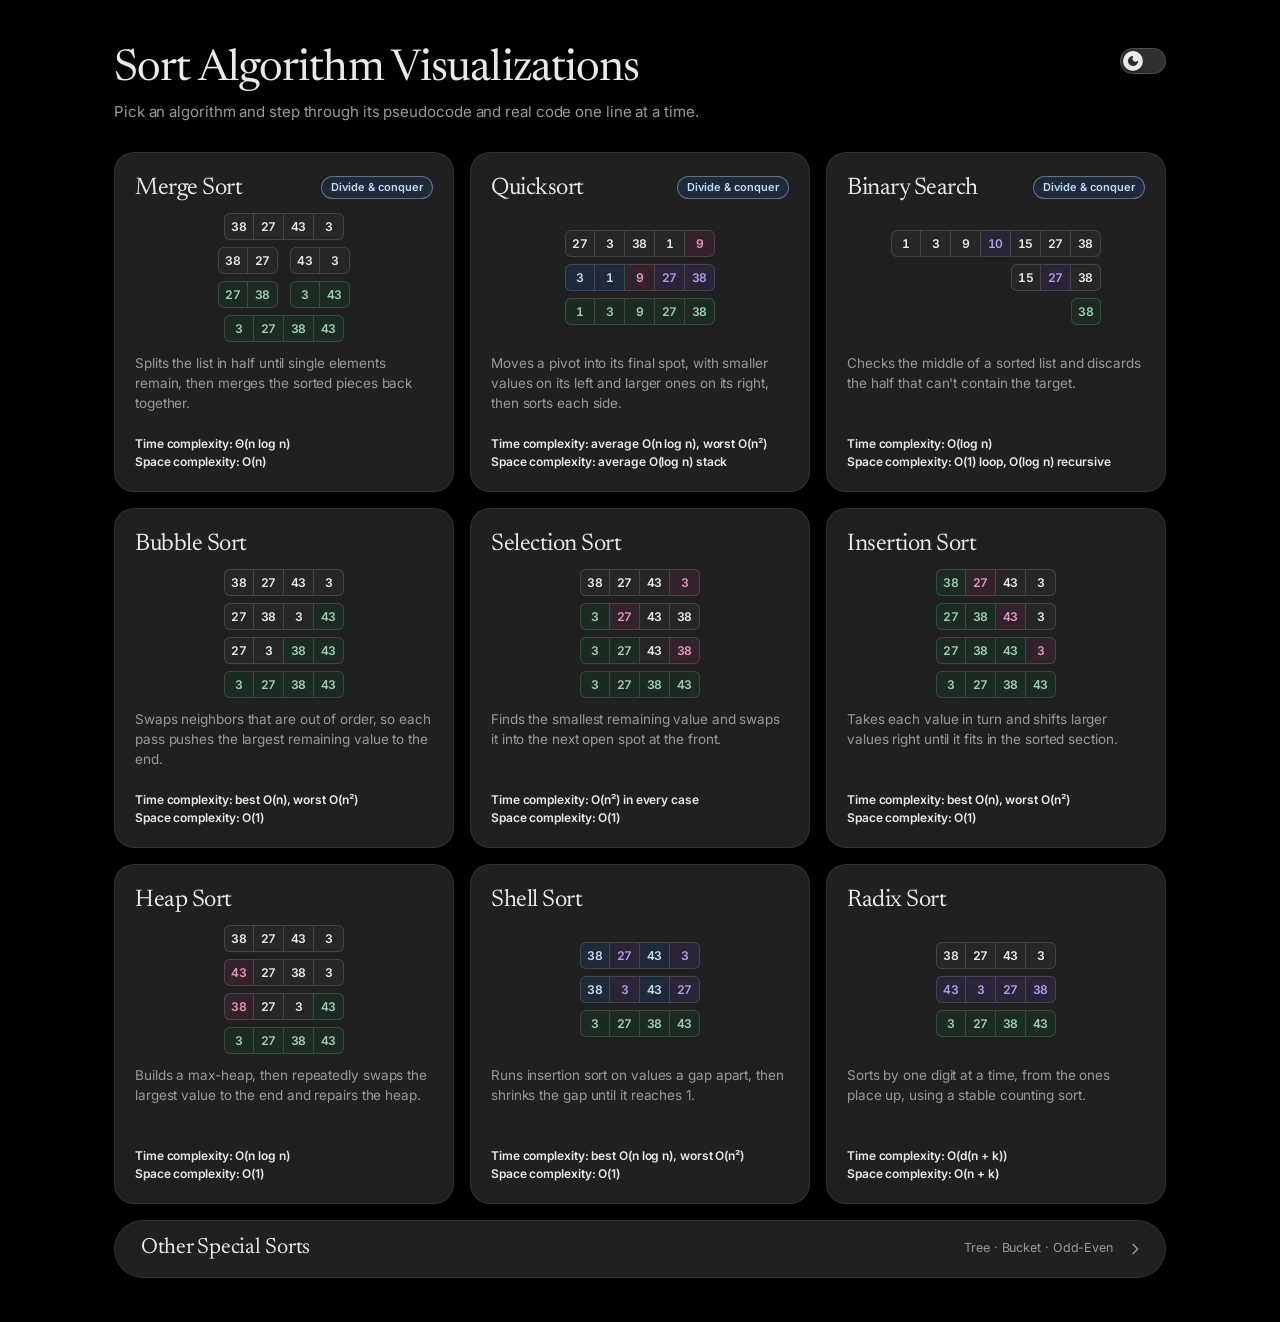
<file: index.html>
<!doctype html>
<html lang="en">
<head>
<meta charset="utf-8">
<meta name="viewport" content="width=device-width, initial-scale=1">
<title>Sort Algorithm Visualizations</title>
<link rel="preconnect" href="https://fonts.googleapis.com">
<link rel="preconnect" href="https://fonts.gstatic.com" crossorigin>
<link href="https://fonts.googleapis.com/css2?family=Newsreader:opsz,wght@6..72,400..600&family=Inter:wght@400..700&display=swap" rel="stylesheet">
<script src="theme.js"></script>
<link rel="stylesheet" href="styles.css">
</head>
<body>
<main class="home">
  <div class="home-head">
    <h1>Sort Algorithm Visualizations</h1>
    <button id="themeToggle" class="theme-switch" type="button" role="switch" aria-label="Light mode">
      <span class="knob" aria-hidden="true">
        <svg class="icon-moon" viewBox="0 0 24 24"><path d="M21 12.8A9 9 0 1 1 11.2 3a7 7 0 0 0 9.8 9.8z"/></svg>
        <svg class="icon-sun" viewBox="0 0 24 24"><circle cx="12" cy="12" r="4"/><path d="M12 2v2M12 20v2M4.9 4.9l1.4 1.4M17.7 17.7l1.4 1.4M2 12h2M20 12h2M4.9 19.1l1.4-1.4M17.7 6.3l1.4-1.4"/></svg>
      </span>
    </button>
  </div>
  <p class="home-sub">Pick an algorithm and step through its pseudocode and real code one line at a time.</p>
  <div class="grid">
    <a class="tile" href="mergesort.html">
      <div class="tile-head"><h2>Merge Sort</h2><span class="tag">Divide &amp; conquer</span></div>
      <div class="mini" aria-hidden="true">
        <div class="mini-row"><div class="mini-arr"><span>38</span><span>27</span><span>43</span><span>3</span></div></div>
        <div class="mini-row"><div class="mini-arr"><span>38</span><span>27</span></div><div class="mini-arr"><span>43</span><span>3</span></div></div>
        <div class="mini-row"><div class="mini-arr"><span class="g">27</span><span class="g">38</span></div><div class="mini-arr"><span class="g">3</span><span class="g">43</span></div></div>
        <div class="mini-row"><div class="mini-arr"><span class="g">3</span><span class="g">27</span><span class="g">38</span><span class="g">43</span></div></div>
      </div>
      <p>Splits the list in half until single elements remain, then merges the sorted pieces back together.</p>
      <div class="big-o"><span>Time complexity: Θ(n log n)</span><span>Space complexity: O(n)</span></div>
    </a>
    <a class="tile" href="quicksort.html">
      <div class="tile-head"><h2>Quicksort</h2><span class="tag">Divide &amp; conquer</span></div>
      <div class="mini" aria-hidden="true">
        <div class="mini-row"><div class="mini-arr"><span>27</span><span>3</span><span>38</span><span>1</span><span class="p">9</span></div></div>
        <div class="mini-row"><div class="mini-arr"><span class="b">3</span><span class="b">1</span><span class="p">9</span><span class="v">27</span><span class="v">38</span></div></div>
        <div class="mini-row"><div class="mini-arr"><span class="g">1</span><span class="g">3</span><span class="g">9</span><span class="g">27</span><span class="g">38</span></div></div>
      </div>
      <p>Moves a pivot into its final spot, with smaller values on its left and larger ones on its right, then sorts each side.</p>
      <div class="big-o"><span>Time complexity: average O(n log n), worst O(n²)</span><span>Space complexity: average O(log n) stack</span></div>
    </a>
    <a class="tile" href="binarysearch.html">
      <div class="tile-head"><h2>Binary Search</h2><span class="tag">Divide &amp; conquer</span></div>
      <div class="mini" aria-hidden="true">
        <div class="mini-row"><div class="mini-arr"><span>1</span><span>3</span><span>9</span><span class="v">10</span><span>15</span><span>27</span><span>38</span></div></div>
        <div class="mini-row"><div class="mini-arr"><span class="x"></span><span class="x"></span><span class="x"></span><span class="x"></span><span>15</span><span class="v">27</span><span>38</span></div></div>
        <div class="mini-row"><div class="mini-arr"><span class="x"></span><span class="x"></span><span class="x"></span><span class="x"></span><span class="x"></span><span class="x"></span><span class="g">38</span></div></div>
      </div>
      <p>Checks the middle of a sorted list and discards the half that can't contain the target.</p>
      <div class="big-o"><span>Time complexity: O(log n)</span><span>Space complexity: O(1) loop, O(log n) recursive</span></div>
    </a>
    <a class="tile" href="bubblesort.html">
      <div class="tile-head"><h2>Bubble Sort</h2></div>
      <div class="mini" aria-hidden="true">
        <div class="mini-row"><div class="mini-arr"><span>38</span><span>27</span><span>43</span><span>3</span></div></div>
        <div class="mini-row"><div class="mini-arr"><span>27</span><span>38</span><span>3</span><span class="g">43</span></div></div>
        <div class="mini-row"><div class="mini-arr"><span>27</span><span>3</span><span class="g">38</span><span class="g">43</span></div></div>
        <div class="mini-row"><div class="mini-arr"><span class="g">3</span><span class="g">27</span><span class="g">38</span><span class="g">43</span></div></div>
      </div>
      <p>Swaps neighbors that are out of order, so each pass pushes the largest remaining value to the end.</p>
      <div class="big-o"><span>Time complexity: best O(n), worst O(n²)</span><span>Space complexity: O(1)</span></div>
    </a>
    <a class="tile" href="selectionsort.html">
      <div class="tile-head"><h2>Selection Sort</h2></div>
      <div class="mini" aria-hidden="true">
        <div class="mini-row"><div class="mini-arr"><span>38</span><span>27</span><span>43</span><span class="p">3</span></div></div>
        <div class="mini-row"><div class="mini-arr"><span class="g">3</span><span class="p">27</span><span>43</span><span>38</span></div></div>
        <div class="mini-row"><div class="mini-arr"><span class="g">3</span><span class="g">27</span><span>43</span><span class="p">38</span></div></div>
        <div class="mini-row"><div class="mini-arr"><span class="g">3</span><span class="g">27</span><span class="g">38</span><span class="g">43</span></div></div>
      </div>
      <p>Finds the smallest remaining value and swaps it into the next open spot at the front.</p>
      <div class="big-o"><span>Time complexity: O(n²) in every case</span><span>Space complexity: O(1)</span></div>
    </a>
    <a class="tile" href="insertionsort.html">
      <div class="tile-head"><h2>Insertion Sort</h2></div>
      <div class="mini" aria-hidden="true">
        <div class="mini-row"><div class="mini-arr"><span class="g">38</span><span class="p">27</span><span>43</span><span>3</span></div></div>
        <div class="mini-row"><div class="mini-arr"><span class="g">27</span><span class="g">38</span><span class="p">43</span><span>3</span></div></div>
        <div class="mini-row"><div class="mini-arr"><span class="g">27</span><span class="g">38</span><span class="g">43</span><span class="p">3</span></div></div>
        <div class="mini-row"><div class="mini-arr"><span class="g">3</span><span class="g">27</span><span class="g">38</span><span class="g">43</span></div></div>
      </div>
      <p>Takes each value in turn and shifts larger values right until it fits in the sorted section.</p>
      <div class="big-o"><span>Time complexity: best O(n), worst O(n²)</span><span>Space complexity: O(1)</span></div>
    </a>
    <a class="tile" href="heapsort.html">
      <div class="tile-head"><h2>Heap Sort</h2></div>
      <div class="mini" aria-hidden="true">
        <div class="mini-row"><div class="mini-arr"><span>38</span><span>27</span><span>43</span><span>3</span></div></div>
        <div class="mini-row"><div class="mini-arr"><span class="p">43</span><span>27</span><span>38</span><span>3</span></div></div>
        <div class="mini-row"><div class="mini-arr"><span class="p">38</span><span>27</span><span>3</span><span class="g">43</span></div></div>
        <div class="mini-row"><div class="mini-arr"><span class="g">3</span><span class="g">27</span><span class="g">38</span><span class="g">43</span></div></div>
      </div>
      <p>Builds a max-heap, then repeatedly swaps the largest value to the end and repairs the heap.</p>
      <div class="big-o"><span>Time complexity: O(n log n)</span><span>Space complexity: O(1)</span></div>
    </a>
    <a class="tile" href="shellsort.html">
      <div class="tile-head"><h2>Shell Sort</h2></div>
      <div class="mini" aria-hidden="true">
        <div class="mini-row"><div class="mini-arr"><span class="b">38</span><span class="v">27</span><span class="b">43</span><span class="v">3</span></div></div>
        <div class="mini-row"><div class="mini-arr"><span class="b">38</span><span class="v">3</span><span class="b">43</span><span class="v">27</span></div></div>
        <div class="mini-row"><div class="mini-arr"><span class="g">3</span><span class="g">27</span><span class="g">38</span><span class="g">43</span></div></div>
      </div>
      <p>Runs insertion sort on values a gap apart, then shrinks the gap until it reaches 1.</p>
      <div class="big-o"><span>Time complexity: best O(n log n), worst O(n²)</span><span>Space complexity: O(1)</span></div>
    </a>
    <a class="tile" href="radixsort.html">
      <div class="tile-head"><h2>Radix Sort</h2></div>
      <div class="mini" aria-hidden="true">
        <div class="mini-row"><div class="mini-arr"><span>38</span><span>27</span><span>43</span><span>3</span></div></div>
        <div class="mini-row"><div class="mini-arr"><span class="v">43</span><span class="v">3</span><span class="v">27</span><span class="v">38</span></div></div>
        <div class="mini-row"><div class="mini-arr"><span class="g">3</span><span class="g">27</span><span class="g">38</span><span class="g">43</span></div></div>
      </div>
      <p>Sorts by one digit at a time, from the ones place up, using a stable counting sort.</p>
      <div class="big-o"><span>Time complexity: O(d(n + k))</span><span>Space complexity: O(n + k)</span></div>
    </a>
    <a class="wide-pill" href="special.html">
      <span>Other Special Sorts</span>
      <small>Tree · Bucket · Odd-Even</small>
      <svg viewBox="0 0 24 24" aria-hidden="true"><path d="m9 5 7 7-7 7"/></svg>
    </a>
  </div>
</main>
<script>initThemeSwitch();</script>
</body>
</html>
</file>
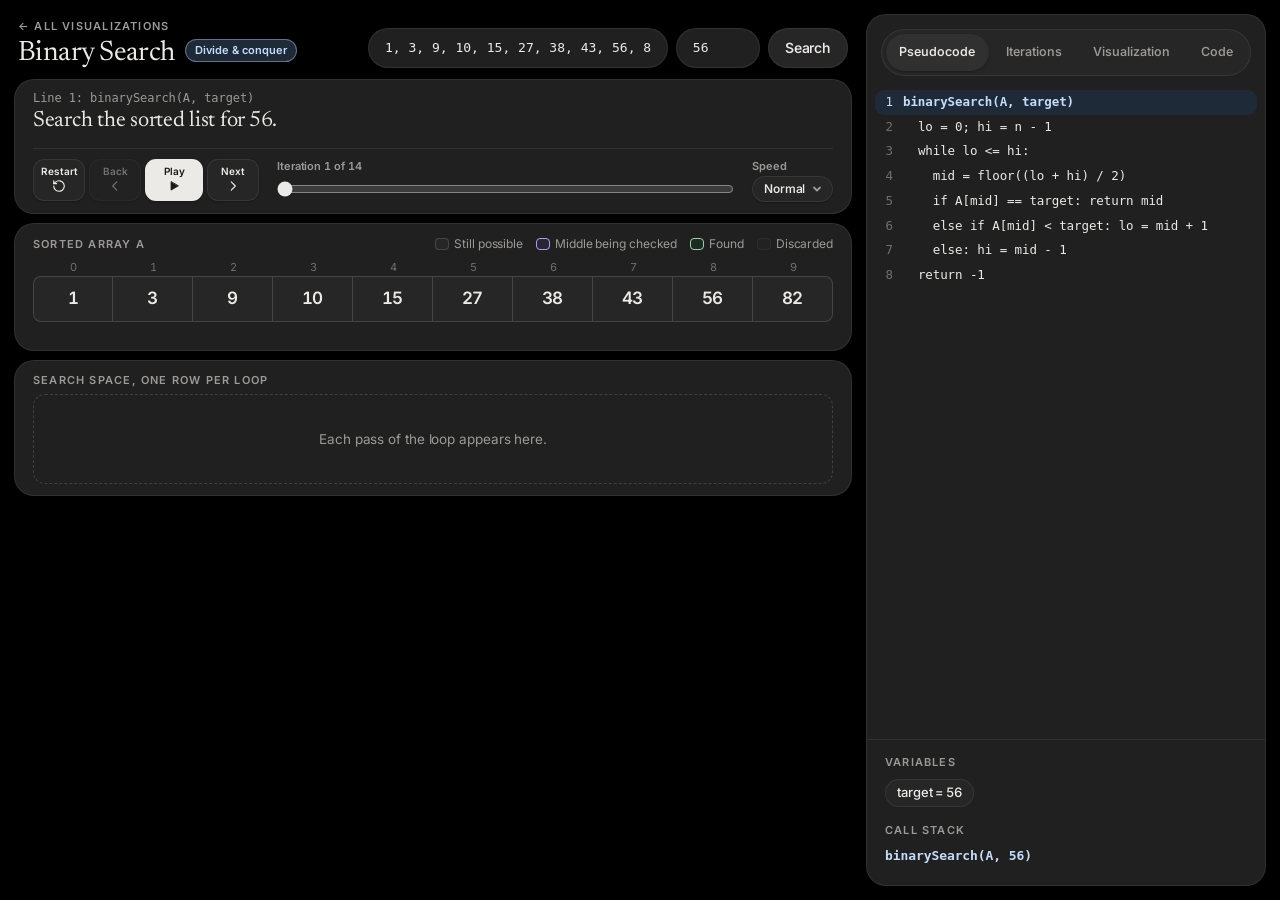
<file: binarysearch.html>
<!doctype html>
<html lang="en">
<head>
<meta charset="utf-8">
<meta name="viewport" content="width=device-width, initial-scale=1">
<title>Binary Search</title>
<link rel="preconnect" href="https://fonts.googleapis.com">
<link rel="preconnect" href="https://fonts.gstatic.com" crossorigin>
<link href="https://fonts.googleapis.com/css2?family=Newsreader:opsz,wght@6..72,400..600&family=Inter:wght@400..700&display=swap" rel="stylesheet">
<script src="theme.js"></script>
<link rel="stylesheet" href="styles.css">
</head>
<body>
<script src="code.js"></script>
<script src="player.js"></script>
<script src="algos/binarysearch.js"></script>
<script src="analysis.js"></script>
<script>
const { PSEUDO, buildSteps } = ALGOS.binarysearch;

/* ui */
startPlayer({
  title: 'Binary Search',
  divideAndConquer: true,
  analysis: ANALYSIS.binarysearch,
  pseudo: PSEUDO,
  code: LISTINGS.binarysearch,
  targetLabel: 'Target',
  initial: '1, 3, 9, 10, 15, 27, 38, 43, 56, 82',
  initialTarget: '56',
  parse(text, targetText) {
    const list = parseList(text);
    if (!list) return { error: LIST_ERROR };
    if (!/^-?\d{1,3}$/.test(targetText.trim())) return { error: 'Enter a whole number target, up to 3 digits.' };
    list.sort((a, b) => a - b); // binary search only works on a sorted list
    return { data: { list, target: Number(targetText) }, text: list.join(', ') };
  },
  build: buildSteps,
  overview(r) {
    const last = r.steps[r.steps.length - 1];
    const rows = [{ label: `Search for ${last.vars.target ?? last.stack[0].match(/, (-?\d+)\)/)[1]}`, groups: [last.A] }];
    last.passes.forEach((p, n) => rows.push({ label: `Loop ${n + 1}: ${p.note}`, groups: [last.A.slice(p.lo, p.hi + 1).map((v, i) => p.lo + i === p.mid ? { v, c: last.found === p.mid ? 'g' : 'v' } : v)] }));
    rows.push({ label: last.found === null ? 'Not found, return -1' : `Found at index ${last.found}`, groups: [] });
    return rows;
  },
  sections: `
    <section class="card">
      <div class="sec-head">
        <p class="label">Sorted array A</p>
        <ul class="legend">
          <li><i class="l-range"></i>Still possible</li>
          <li><i class="l-merge"></i>Middle being checked</li>
          <li><i class="l-done"></i>Found</li>
          <li><i class="l-out"></i>Discarded</li>
        </ul>
      </div>
      <div class="scroll-x"><div class="array" id="arrayA"></div></div>
    </section>
    <section class="card">
      <div class="sec-head"><p class="label">Search space, one row per loop</p></div>
      <div class="scroll-x"><div class="passes" id="passes"></div></div>
    </section>`,
  render(s) {
    $('arrayA').innerHTML = slots(s.A, i => {
      const ptr = [];
      if (i === s.lo) ptr.push('lo');
      if (i === s.mid) ptr.push('mid');
      if (i === s.hi) ptr.push('hi');
      let cls = '';
      if (s.found === i) cls = 'q-done q-focus';
      else if (s.lo === null) cls = '';
      else if (i < s.lo || i > s.hi) cls = 'used';
      else if (i === s.mid) cls = 'q-hi q-focus';
      else cls = 'q-lo';
      return { top: i, ptr: ptr.join(' '), cls };
    });
    $('passes').innerHTML = s.passes.length
      ? s.passes.map((p, n) => {
          const cells = s.A.map((v, i) => {
            if (i < p.lo || i > p.hi) return '<span class="blank"></span>';
            const cl = [];
            if (i === p.lo) cl.push('first');
            if (i === p.hi) cl.push('last');
            if (i === p.mid) cl.push(s.found === i ? 'hit' : 'mid');
            return `<span class="${cl.join(' ')}">${v}</span>`;
          }).join('');
          return `<div class="pass"><div class="pass-note"><b>Loop ${n + 1}</b>${p.note}</div><div class="pass-cells">${cells}</div></div>`;
        }).join('')
      : '<div class="empty" style="min-height:90px">Each pass of the loop appears here.</div>';
  },
});
</script>
</body>
</html>
</file>
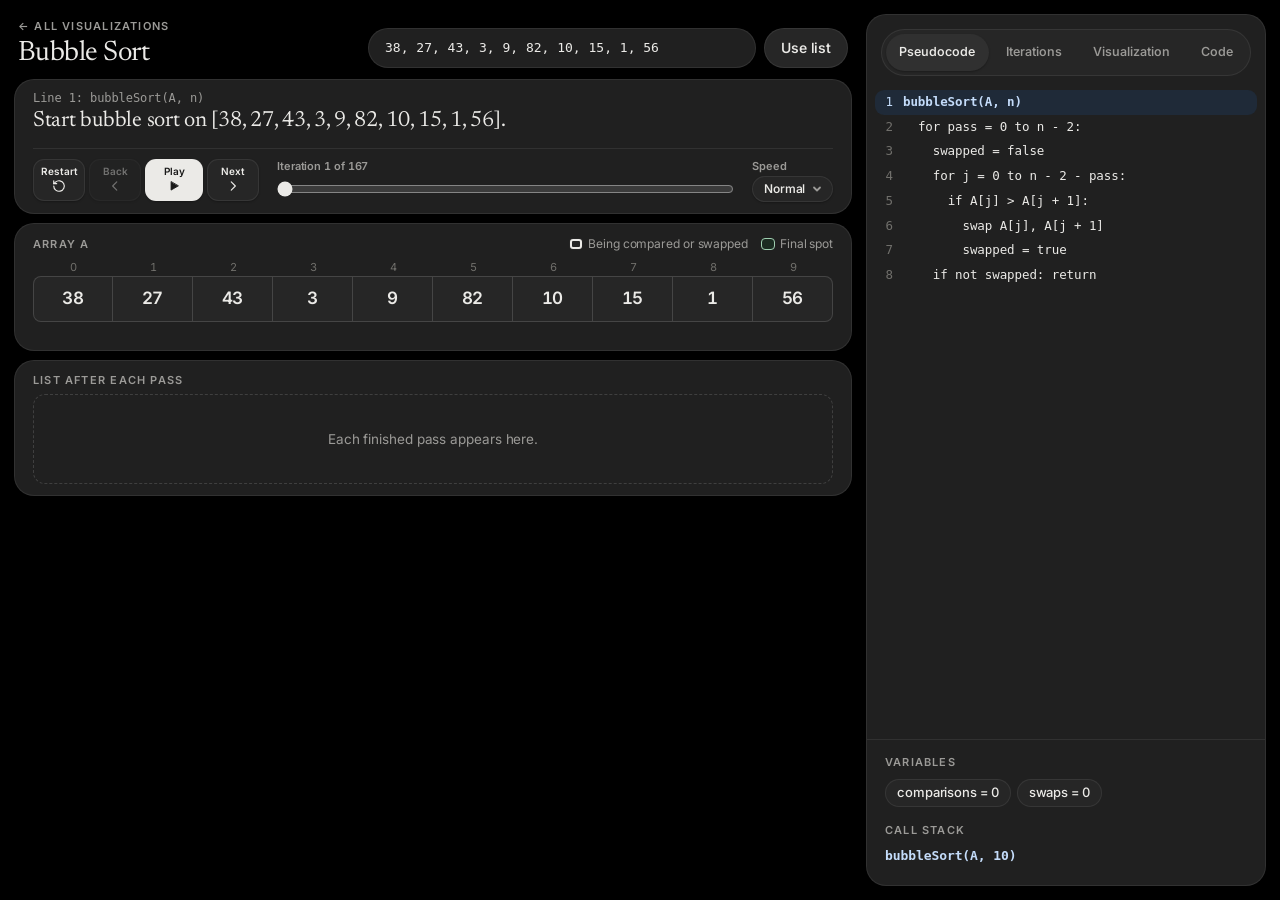
<file: bubblesort.html>
<!doctype html>
<html lang="en">
<head>
<meta charset="utf-8">
<meta name="viewport" content="width=device-width, initial-scale=1">
<title>Bubble Sort</title>
<link rel="preconnect" href="https://fonts.googleapis.com">
<link rel="preconnect" href="https://fonts.gstatic.com" crossorigin>
<link href="https://fonts.googleapis.com/css2?family=Newsreader:opsz,wght@6..72,400..600&family=Inter:wght@400..700&display=swap" rel="stylesheet">
<script src="theme.js"></script>
<link rel="stylesheet" href="styles.css">
</head>
<body>
<script src="code.js"></script>
<script src="player.js"></script>
<script src="algos/bubblesort.js"></script>
<script>
const { PSEUDO, buildSteps } = ALGOS.bubblesort;

/* ui */
startPlayer({
  title: 'Bubble Sort',
  pseudo: PSEUDO,
  code: LISTINGS.bubblesort,
  initial: '38, 27, 43, 3, 9, 82, 10, 15, 1, 56',
  parse(text) { const list = parseList(text); return list ? { data: list, text: list.join(', ') } : { error: LIST_ERROR }; },
  build: buildSteps,
  overview: overviewFromPasses,
  check: isSortedRun,
  sections: `
    <section class="card">
      <div class="sec-head">
        <p class="label">Array A</p>
        <ul class="legend">
          <li><i class="l-focus"></i>Being compared or swapped</li>
          <li><i class="l-done"></i>Final spot</li>
        </ul>
      </div>
      <div class="scroll-x"><div class="array" id="arrayA"></div></div>
    </section>
    <section class="card">
      <div class="sec-head"><p class="label">List after each pass</p></div>
      <div class="scroll-x"><div class="passes" id="passes"></div></div>
    </section>`,
  render(s) {
    $('arrayA').innerHTML = slots(s.A, i => {
      const cls = [], ptr = [];
      if (i >= s.sortedFrom) cls.push('q-done');
      if (s.focus.includes(i)) cls.push('q-focus');
      if (i === s.j) ptr.push('j');
      if (s.j !== null && i === s.j + 1) ptr.push('j + 1');
      return { top: i, cls: cls.join(' '), ptr: ptr.join(' ') };
    });
    renderPasses(s);
  },
});
</script>
</body>
</html>
</file>
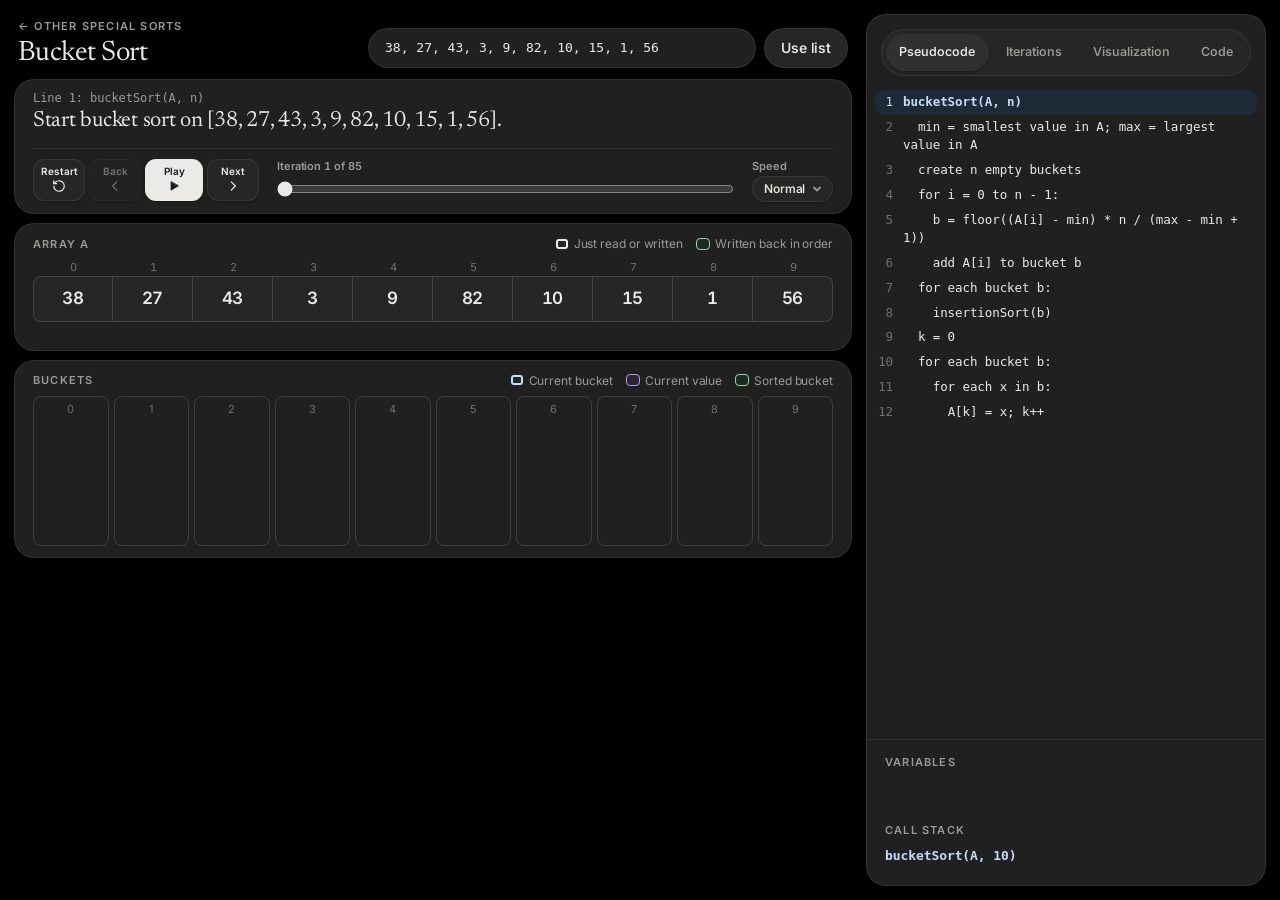
<file: bucketsort.html>
<!doctype html>
<html lang="en">
<head>
<meta charset="utf-8">
<meta name="viewport" content="width=device-width, initial-scale=1">
<title>Bucket Sort</title>
<link rel="preconnect" href="https://fonts.googleapis.com">
<link rel="preconnect" href="https://fonts.gstatic.com" crossorigin>
<link href="https://fonts.googleapis.com/css2?family=Newsreader:opsz,wght@6..72,400..600&family=Inter:wght@400..700&display=swap" rel="stylesheet">
<script src="theme.js"></script>
<link rel="stylesheet" href="styles.css">
</head>
<body>
<script src="code.js"></script>
<script src="player.js"></script>
<script src="algos/bucketsort.js"></script>
<script>
const { PSEUDO, buildSteps } = ALGOS.bucketsort;

/* ui */
startPlayer({
  title: 'Bucket Sort',
  backHref: 'special.html',
  backLabel: 'Other special sorts',
  pseudo: PSEUDO,
  code: LISTINGS.bucketsort,
  initial: '38, 27, 43, 3, 9, 82, 10, 15, 1, 56',
  parse(text) { const list = parseList(text); return list ? { data: list, text: list.join(', ') } : { error: LIST_ERROR }; },
  build: buildSteps,
  overview(r) {
    const filled = r.steps.find(s => s.line === 7).buckets.filter(b => b.length);
    const last = r.steps[r.steps.length - 1];
    return [
      { label: 'Start', groups: [r.steps[0].A] },
      { label: 'Spread into buckets', groups: filled },
      { label: 'Sort each bucket', groups: last.buckets.filter(b => b.length).map(b => b.map(v => ({ v, c: 'g' }))) },
      { label: 'Join the buckets', groups: [last.A.map(v => ({ v, c: 'g' }))] },
    ];
  },
  check: isSortedRun,
  sections: `
    <section class="card">
      <div class="sec-head">
        <p class="label">Array A</p>
        <ul class="legend">
          <li><i class="l-focus"></i>Just read or written</li>
          <li><i class="l-done"></i>Written back in order</li>
        </ul>
      </div>
      <div class="scroll-x"><div class="array" id="arrayA"></div></div>
    </section>
    <section class="card">
      <div class="sec-head">
        <p class="label">Buckets</p>
        <ul class="legend">
          <li><i class="l-cur"></i>Current bucket</li>
          <li><i class="l-hi"></i>Current value</li>
          <li><i class="l-done"></i>Sorted bucket</li>
        </ul>
      </div>
      <div class="scroll-x"><div class="buckets" id="buckets"></div></div>
    </section>`,
  render(s) {
    $('arrayA').innerHTML = slots(s.A, i => {
      const cls = [], ptr = [];
      if (s.k !== null && i < s.k) cls.push('q-done');
      if (s.focus.includes(i)) cls.push('q-focus');
      if (i === s.i) ptr.push('i');
      if (i === s.k) ptr.push('k');
      return { top: i, cls: cls.join(' '), ptr: ptr.join(' ') };
    });
    const boxes = s.buckets || Array.from({ length: s.A.length }, () => []);
    $('buckets').style.setProperty('--n', boxes.length);
    $('buckets').innerHTML = boxes.map((b, x) => {
      const items = b.map((v, y) => {
        const cls = x === s.active && y === s.item ? 'mark' : x <= s.sortedBuckets ? 'sorted' : '';
        return `<span class="bitem ${cls}">${v}</span>`;
      }).join('');
      return `<div class="bucket ${x === s.active ? 'on' : ''}"><small>${x}</small>${items}</div>`;
    }).join('');
  },
});
</script>
</body>
</html>
</file>
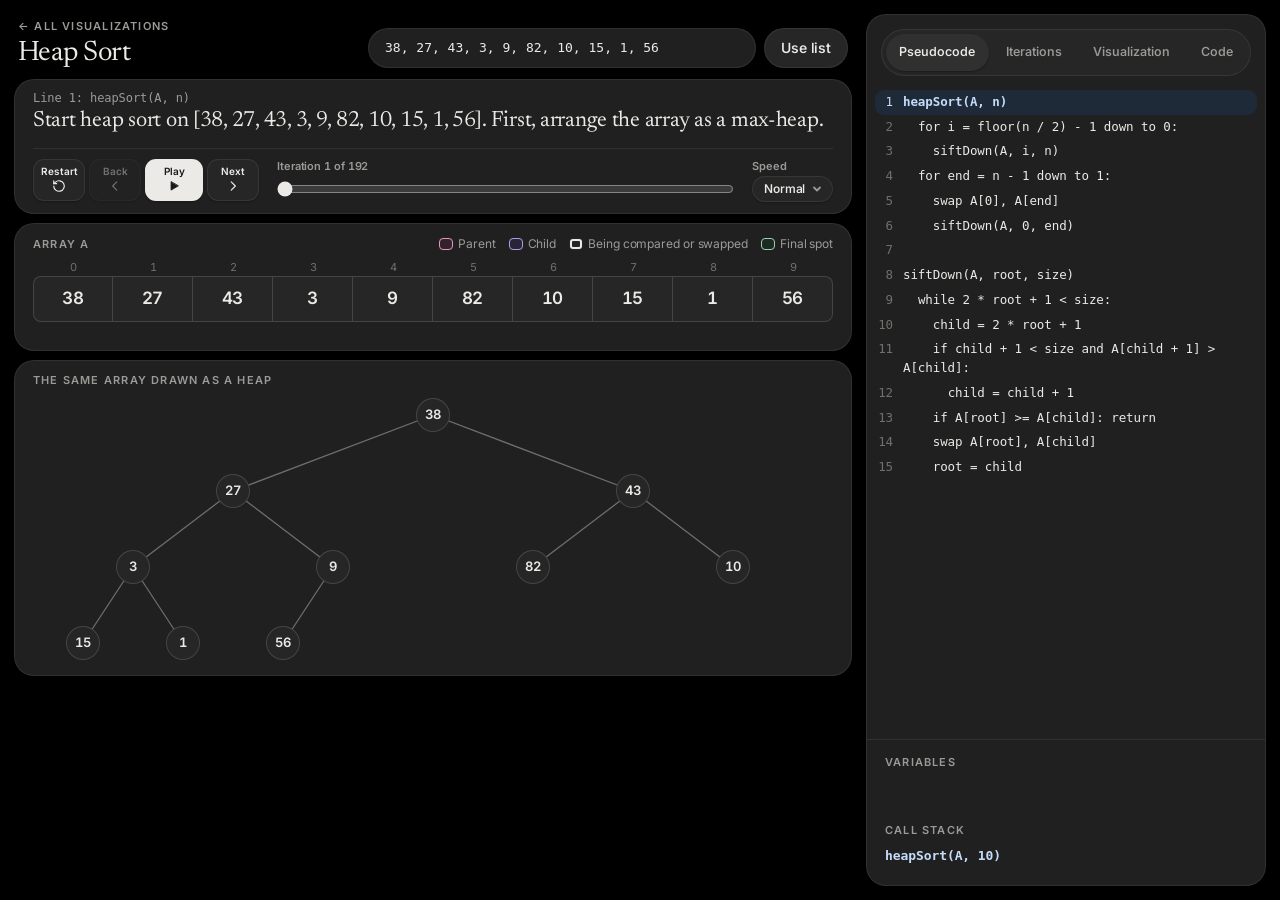
<file: heapsort.html>
<!doctype html>
<html lang="en">
<head>
<meta charset="utf-8">
<meta name="viewport" content="width=device-width, initial-scale=1">
<title>Heap Sort</title>
<link rel="preconnect" href="https://fonts.googleapis.com">
<link rel="preconnect" href="https://fonts.gstatic.com" crossorigin>
<link href="https://fonts.googleapis.com/css2?family=Newsreader:opsz,wght@6..72,400..600&family=Inter:wght@400..700&display=swap" rel="stylesheet">
<script src="theme.js"></script>
<link rel="stylesheet" href="styles.css">
</head>
<body>
<script src="code.js"></script>
<script src="player.js"></script>
<script src="algos/heapsort.js"></script>
<script>
const { PSEUDO, buildSteps } = ALGOS.heapsort;

/* ui */
startPlayer({
  title: 'Heap Sort',
  pseudo: PSEUDO,
  code: LISTINGS.heapsort,
  initial: '38, 27, 43, 3, 9, 82, 10, 15, 1, 56',
  parse(text) { const list = parseList(text); return list ? { data: list, text: list.join(', ') } : { error: LIST_ERROR }; },
  build: buildSteps,
  overview(r) {
    const rows = [{ label: 'Start', groups: [r.steps[0].A] }];
    const built = r.steps.find(s => s.line === 4);
    rows.push({ label: 'Build the max-heap', groups: [built.A.map((v, i) => i === 0 ? { v, c: 'p' } : v)] });
    r.steps.filter(s => s.line === 5).forEach(s => rows.push({ label: `Move ${s.A[s.sortedFrom]} to index ${s.sortedFrom}`, groups: [s.A.map((v, i) => i >= s.sortedFrom ? { v, c: 'g' } : v)] }));
    rows.push({ label: 'Sorted', groups: [r.steps[r.steps.length - 1].A.map(v => ({ v, c: 'g' }))] });
    return rows;
  },
  check: isSortedRun,
  sections: `
    <section class="card">
      <div class="sec-head">
        <p class="label">Array A</p>
        <ul class="legend">
          <li><i class="l-piv"></i>Parent</li>
          <li><i class="l-hi"></i>Child</li>
          <li><i class="l-focus"></i>Being compared or swapped</li>
          <li><i class="l-done"></i>Final spot</li>
        </ul>
      </div>
      <div class="scroll-x"><div class="array" id="arrayA"></div></div>
    </section>
    <section class="card">
      <div class="sec-head"><p class="label">The same array drawn as a heap</p></div>
      <div class="scroll-x"><div class="graph" id="graph"></div></div>
    </section>`,
  render(s) {
    const cellClass = i => {
      const c = [];
      if (i >= s.sortedFrom) c.push('done');
      else if (i === s.root) c.push('root');
      else if (i === s.child) c.push('child');
      if (s.focus.includes(i)) c.push('focus');
      return c;
    };
    $('arrayA').innerHTML = slots(s.A, i => {
      const map = { done: 'q-done', root: 'q-piv', child: 'q-hi', focus: 'q-focus' };
      const ptr = [];
      if (i === s.root) ptr.push('root');
      if (i === s.child) ptr.push('child');
      return { top: i, cls: cellClass(i).map(c => map[c]).join(' '), ptr: ptr.join(' ') };
    });
    const nodes = s.A.map((v, i) => {
      const level = Math.floor(Math.log2(i + 1)), place = i + 1 - 2 ** level;
      return { x: (place + 0.5) / 2 ** level * 100, y: level * 76, label: v, cls: cellClass(i).join(' ') };
    });
    const edges = s.A.map((_, i) => i ? { a: Math.floor((i - 1) / 2), b: i, off: i >= s.sortedFrom } : null).filter(Boolean);
    renderGraph(nodes, edges);
  },
});
</script>
</body>
</html>
</file>
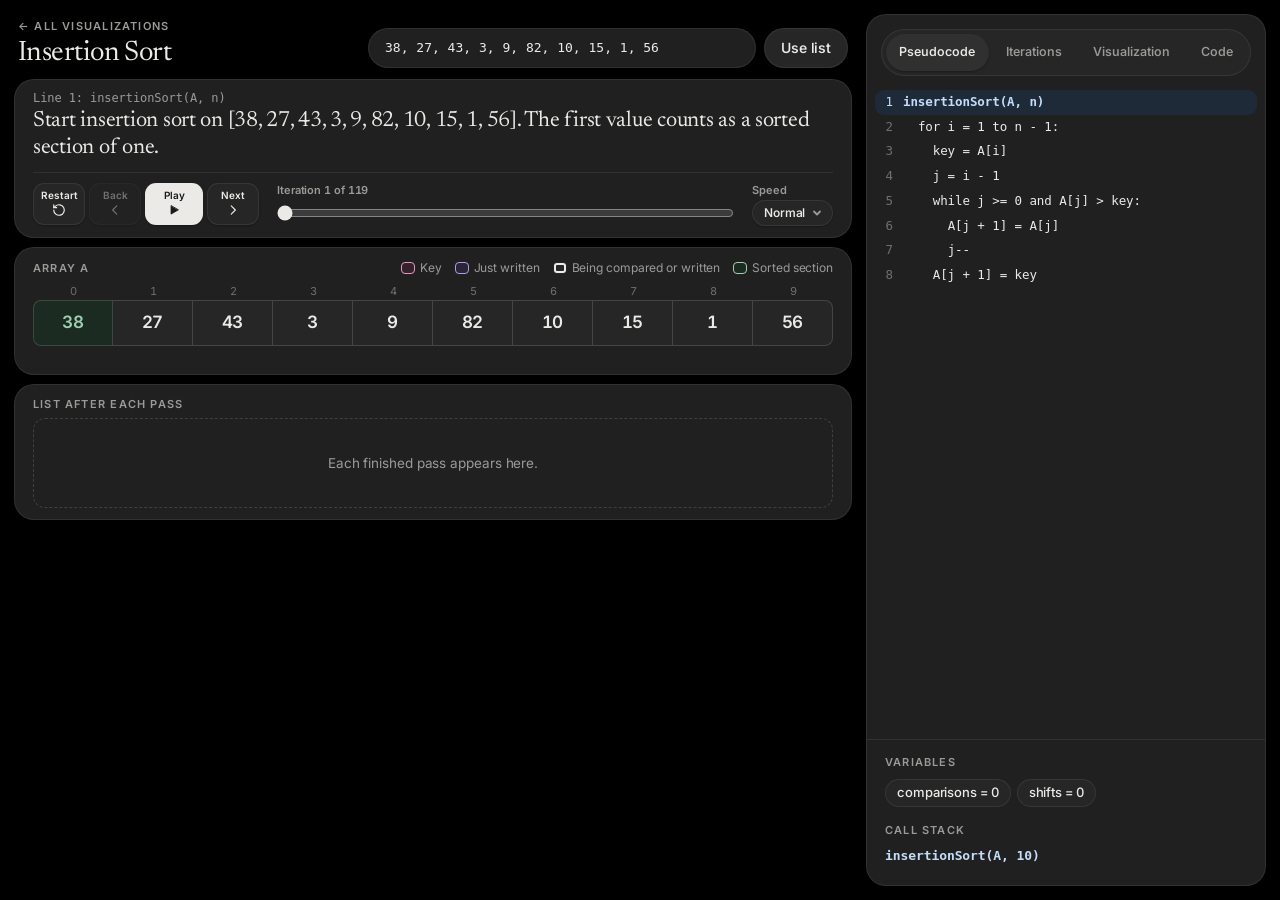
<file: insertionsort.html>
<!doctype html>
<html lang="en">
<head>
<meta charset="utf-8">
<meta name="viewport" content="width=device-width, initial-scale=1">
<title>Insertion Sort</title>
<link rel="preconnect" href="https://fonts.googleapis.com">
<link rel="preconnect" href="https://fonts.gstatic.com" crossorigin>
<link href="https://fonts.googleapis.com/css2?family=Newsreader:opsz,wght@6..72,400..600&family=Inter:wght@400..700&display=swap" rel="stylesheet">
<script src="theme.js"></script>
<link rel="stylesheet" href="styles.css">
</head>
<body>
<script src="code.js"></script>
<script src="player.js"></script>
<script src="algos/insertionsort.js"></script>
<script>
const { PSEUDO, buildSteps } = ALGOS.insertionsort;

/* ui */
startPlayer({
  title: 'Insertion Sort',
  pseudo: PSEUDO,
  code: LISTINGS.insertionsort,
  initial: '38, 27, 43, 3, 9, 82, 10, 15, 1, 56',
  parse(text) { const list = parseList(text); return list ? { data: list, text: list.join(', ') } : { error: LIST_ERROR }; },
  build: buildSteps,
  overview: overviewFromPasses,
  check: isSortedRun,
  sections: `
    <section class="card">
      <div class="sec-head">
        <p class="label">Array A</p>
        <ul class="legend">
          <li><i class="l-piv"></i>Key</li>
          <li><i class="l-hi"></i>Just written</li>
          <li><i class="l-focus"></i>Being compared or written</li>
          <li><i class="l-done"></i>Sorted section</li>
        </ul>
      </div>
      <div class="scroll-x"><div class="array" id="arrayA"></div></div>
    </section>
    <section class="card">
      <div class="sec-head"><p class="label">List after each pass</p></div>
      <div class="scroll-x"><div class="passes" id="passes"></div></div>
    </section>`,
  render(s) {
    $('arrayA').innerHTML = slots(s.A, i => {
      const cls = [], ptr = [];
      if (i === s.written) cls.push('q-hi');
      else if (i === s.keyAt) cls.push('q-piv');
      else if (i < s.sortedTo) cls.push('q-done');
      if (s.focus.includes(i)) cls.push('q-focus');
      if (i === s.i) ptr.push('i');
      if (i === s.j) ptr.push('j');
      return { top: i, cls: cls.join(' '), ptr: ptr.join(' ') };
    });
    renderPasses(s);
  },
});
</script>
</body>
</html>
</file>
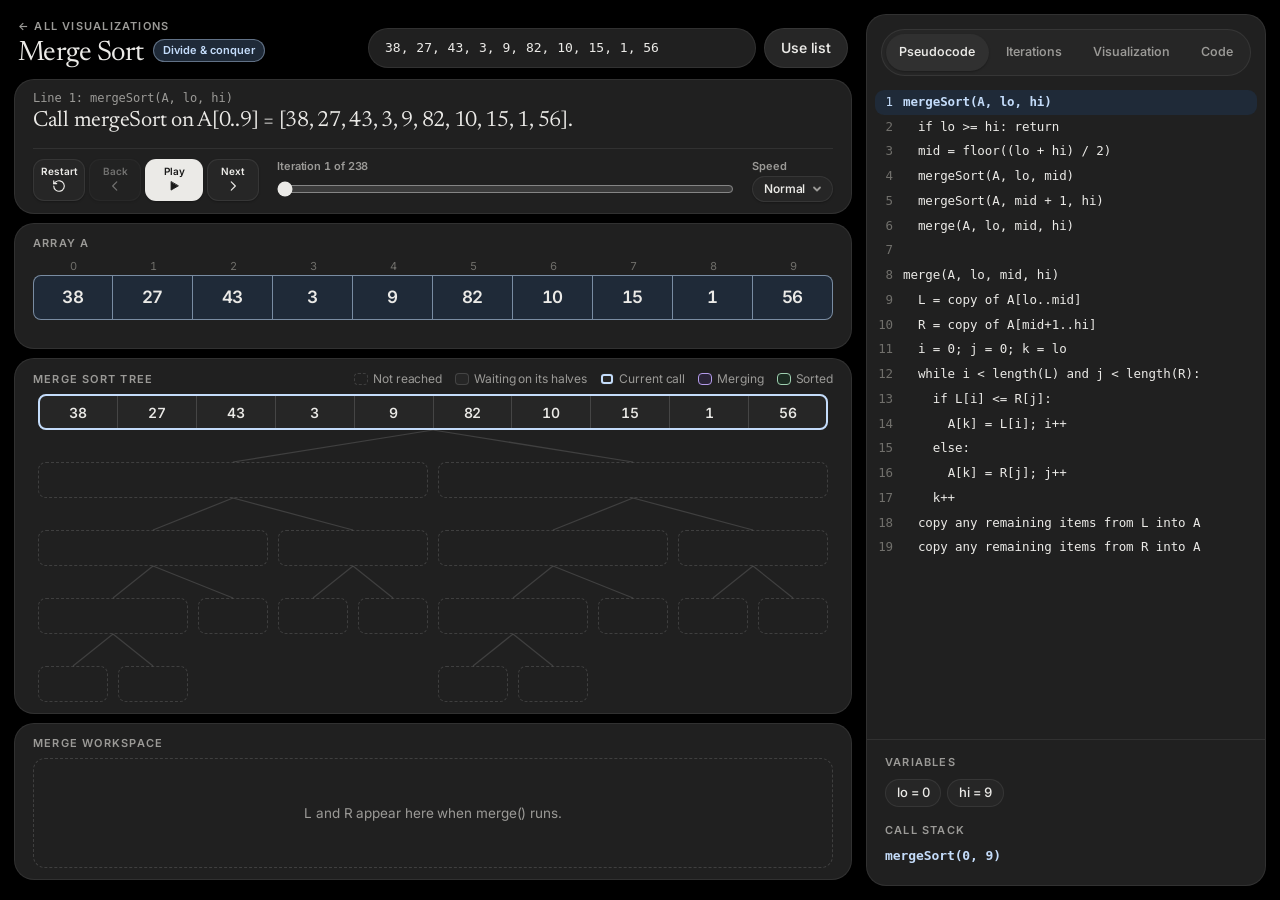
<file: mergesort.html>
<!doctype html>
<html lang="en">
<head>
<meta charset="utf-8">
<meta name="viewport" content="width=device-width, initial-scale=1">
<title>Merge Sort</title>
<link rel="preconnect" href="https://fonts.googleapis.com">
<link rel="preconnect" href="https://fonts.gstatic.com" crossorigin>
<link href="https://fonts.googleapis.com/css2?family=Newsreader:opsz,wght@6..72,400..600&family=Inter:wght@400..700&display=swap" rel="stylesheet">
<script src="theme.js"></script>
<link rel="stylesheet" href="styles.css">
</head>
<body>
<script src="code.js"></script>
<script src="player.js"></script>
<script src="algos/mergesort.js"></script>
<script src="analysis.js"></script>
<script>
const { PSEUDO, buildSteps } = ALGOS.mergesort;

/* ui */
startPlayer({
  title: 'Merge Sort',
  divideAndConquer: true,
  analysis: ANALYSIS.mergesort,
  pseudo: PSEUDO,
  code: LISTINGS.mergesort,
  initial: '38, 27, 43, 3, 9, 82, 10, 15, 1, 56',
  parse(text) { const list = parseList(text); return list ? { data: list, text: list.join(', ') } : { error: LIST_ERROR }; },
  build: buildSteps,
  overview(r) {
    const input = r.steps[0].A, maxD = Math.max(...r.nodes.map(n => n.d));
    const atDepth = d => r.nodes.filter(n => n.d === d || (n.d < d && n.lo === n.hi)).sort((a, b) => a.lo - b.lo);
    const slice = n => input.slice(n.lo, n.hi + 1);
    const rows = [];
    for (let d = 0; d <= maxD; d++) rows.push({ label: d === 0 ? 'Start' : d === maxD ? 'Single elements' : 'Split', groups: atDepth(d).map(slice) });
    for (let d = maxD - 1; d >= 0; d--) rows.push({ label: d === 0 ? 'Final merge' : 'Merge', groups: atDepth(d).map(n => slice(n).sort((a, b) => a - b).map(v => ({ v, c: 'g' }))) });
    rows.note = 'Drawn level by level to show the structure. The real run finishes the left side before starting the right.';
    return rows;
  },
  check: isSortedRun,
  sections: `
    <section class="card">
      <div class="sec-head"><p class="label">Array A</p></div>
      <div class="scroll-x"><div class="array" id="arrayA"></div></div>
    </section>
    <section class="card">
      <div class="sec-head">
        <p class="label">Merge sort tree</p>
        <ul class="legend">
          <li><i class="l-todo"></i>Not reached</li>
          <li><i></i>Waiting on its halves</li>
          <li><i class="l-cur"></i>Current call</li>
          <li><i class="l-merge"></i>Merging</li>
          <li><i class="l-done"></i>Sorted</li>
        </ul>
      </div>
      <div class="scroll-x"><div class="tree" id="tree"></div></div>
    </section>
    <section class="card">
      <div class="sec-head"><p class="label">Merge workspace</p></div>
      <div class="workspace" id="workspace"></div>
    </section>`,
  render(s) {
    const curNode = s.cur && run.nodes.find(n => n.key === s.cur);
    const writing = s.hl && s.hl.kind === 'write';
    $('arrayA').innerHTML = slots(s.A, i => ({
      top: i,
      ptr: s.mw && s.vars.k === i ? 'k' : '',
      cls: writing && s.hl.k === i ? 'write' : curNode && i >= curNode.lo && i <= curNode.hi ? 'range' : '',
    }));
    renderTree(s);
    if (!s.mw) {
      $('workspace').innerHTML = '<div class="empty">L and R appear here when merge() runs.</div>';
      return;
    }
    const side = (name, arr, ptr, p) => {
      if (!arr) return `<div><p class="label">${name}</p></div>`;
      const body = slots(arr, i => {
        const hit = s.hl && (s.hl.kind === 'compare' ? i === ptr : s.hl.side === name && s.hl.idx === i);
        return { top: i, ptr: i === ptr ? p : '', cls: hit ? s.hl.kind : ptr !== null && i < ptr ? 'used' : '' };
      });
      return `<div><p class="label">${name}${ptr !== null ? `, ${p} = ${ptr}${ptr >= arr.length ? ' (empty)' : ''}` : ''}</p><div class="array">${body}</div></div>`;
    };
    $('workspace').innerHTML = side('L', s.mw.L, s.mw.i, 'i') + side('R', s.mw.R, s.mw.j, 'j');
  },
});
</script>
</body>
</html>
</file>
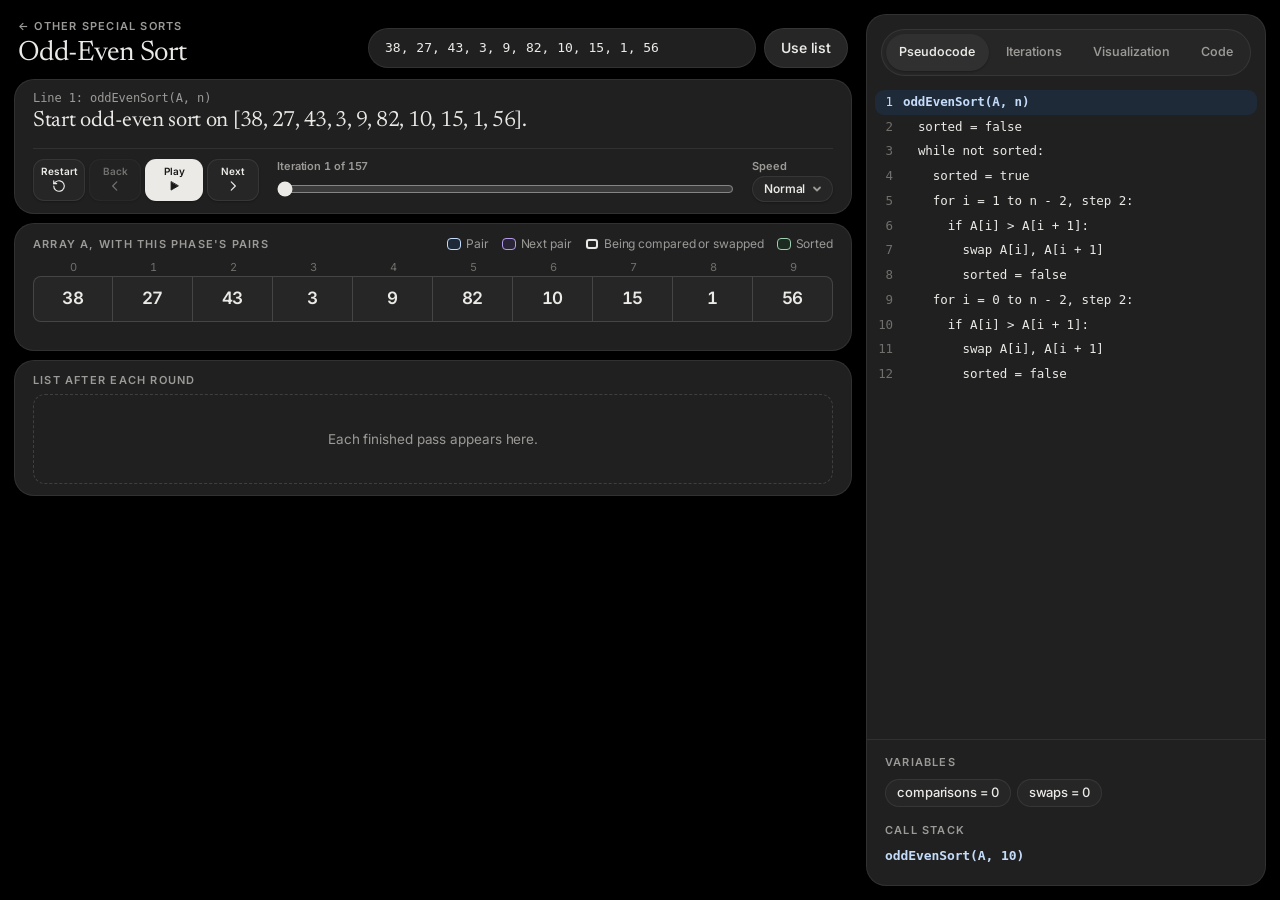
<file: oddevensort.html>
<!doctype html>
<html lang="en">
<head>
<meta charset="utf-8">
<meta name="viewport" content="width=device-width, initial-scale=1">
<title>Odd-Even Sort</title>
<link rel="preconnect" href="https://fonts.googleapis.com">
<link rel="preconnect" href="https://fonts.gstatic.com" crossorigin>
<link href="https://fonts.googleapis.com/css2?family=Newsreader:opsz,wght@6..72,400..600&family=Inter:wght@400..700&display=swap" rel="stylesheet">
<script src="theme.js"></script>
<link rel="stylesheet" href="styles.css">
</head>
<body>
<script src="code.js"></script>
<script src="player.js"></script>
<script src="algos/oddevensort.js"></script>
<script>
const { PSEUDO, buildSteps } = ALGOS.oddevensort;

/* ui */
startPlayer({
  title: 'Odd-Even Sort',
  backHref: 'special.html',
  backLabel: 'Other special sorts',
  pseudo: PSEUDO,
  code: LISTINGS.oddevensort,
  initial: '38, 27, 43, 3, 9, 82, 10, 15, 1, 56',
  parse(text) { const list = parseList(text); return list ? { data: list, text: list.join(', ') } : { error: LIST_ERROR }; },
  build: buildSteps,
  overview: overviewFromPasses,
  check: isSortedRun,
  sections: `
    <section class="card">
      <div class="sec-head">
        <p class="label">Array A, with this phase's pairs</p>
        <ul class="legend">
          <li><i class="l-lo"></i>Pair</li>
          <li><i class="l-hi"></i>Next pair</li>
          <li><i class="l-focus"></i>Being compared or swapped</li>
          <li><i class="l-done"></i>Sorted</li>
        </ul>
      </div>
      <div class="scroll-x"><div class="array" id="arrayA"></div></div>
    </section>
    <section class="card">
      <div class="sec-head"><p class="label">List after each round</p></div>
      <div class="scroll-x"><div class="passes" id="passes"></div></div>
    </section>`,
  render(s) {
    const n = s.A.length;
    $('arrayA').innerHTML = slots(s.A, x => {
      const cls = [], ptr = [];
      if (s.done) cls.push('q-done');
      else if (s.phase !== null && x >= s.phase) {
        const pair = Math.floor((x - s.phase) / 2);
        const left = x - ((x - s.phase) % 2);
        if (left + 1 <= n - 1) cls.push(pair % 2 ? 'q-hi' : 'q-lo');
      }
      if (s.focus.includes(x)) cls.push('q-focus');
      if (x === s.i) ptr.push('i');
      if (s.i !== null && x === s.i + 1) ptr.push('i + 1');
      return { top: x, cls: cls.join(' '), ptr: ptr.join(' ') };
    });
    renderPasses(s);
  },
});
</script>
</body>
</html>
</file>
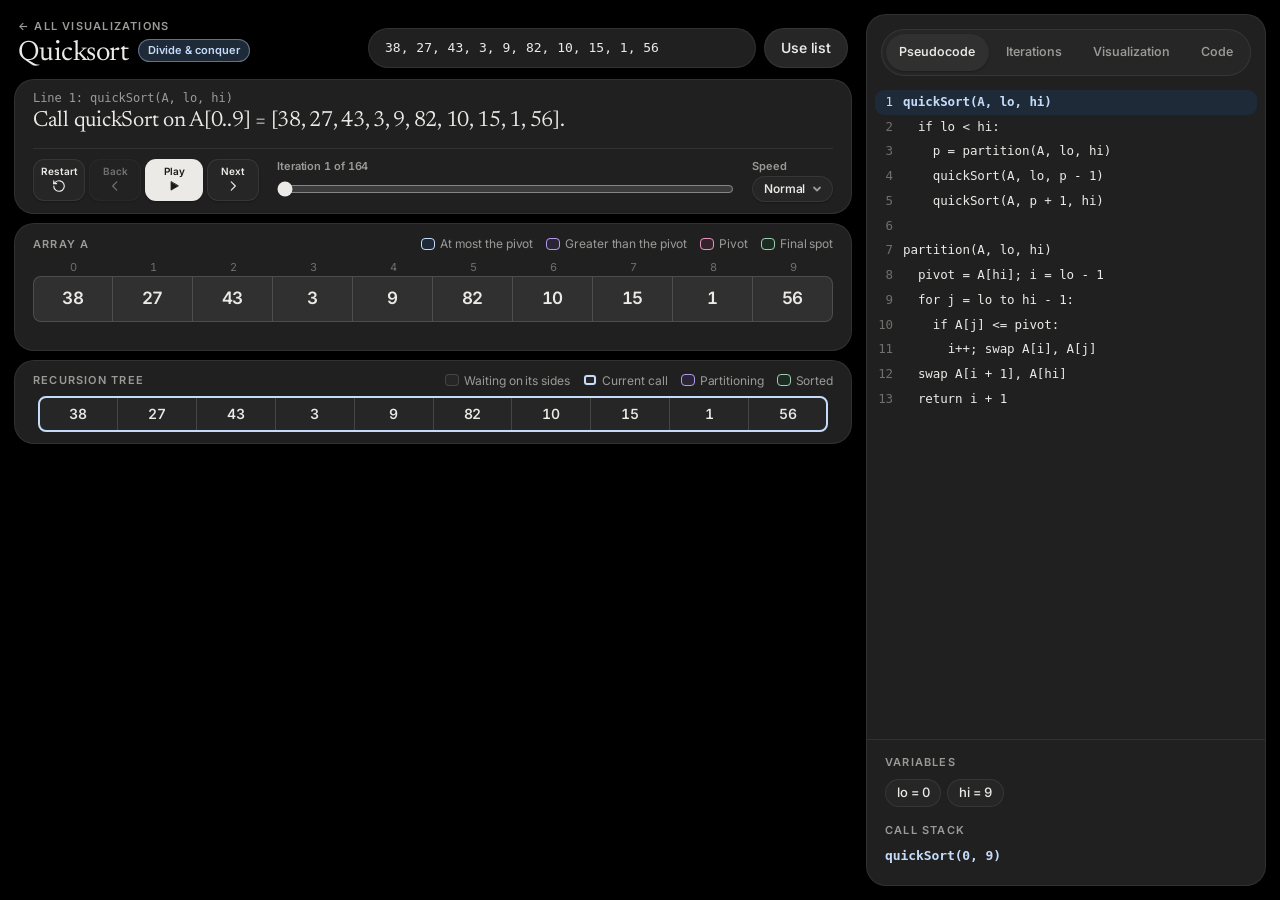
<file: quicksort.html>
<!doctype html>
<html lang="en">
<head>
<meta charset="utf-8">
<meta name="viewport" content="width=device-width, initial-scale=1">
<title>Quicksort</title>
<link rel="preconnect" href="https://fonts.googleapis.com">
<link rel="preconnect" href="https://fonts.gstatic.com" crossorigin>
<link href="https://fonts.googleapis.com/css2?family=Newsreader:opsz,wght@6..72,400..600&family=Inter:wght@400..700&display=swap" rel="stylesheet">
<script src="theme.js"></script>
<link rel="stylesheet" href="styles.css">
</head>
<body>
<script src="code.js"></script>
<script src="player.js"></script>
<script src="algos/quicksort.js"></script>
<script src="analysis.js"></script>
<script>
const { PSEUDO, buildSteps } = ALGOS.quicksort;

/* ui */
startPlayer({
  title: 'Quicksort',
  divideAndConquer: true,
  analysis: ANALYSIS.quicksort,
  pseudo: PSEUDO,
  code: LISTINGS.quicksort,
  initial: '38, 27, 43, 3, 9, 82, 10, 15, 1, 56',
  parse(text) { const list = parseList(text); return list ? { data: list, text: list.join(', ') } : { error: LIST_ERROR }; },
  build: buildSteps,
  overview(r) {
    const rows = [{ label: 'Start', groups: [r.steps[0].A] }];
    r.steps.filter(s => s.line === 3 && s.major).forEach(s => {
      const { lo, hi, p } = s.vars;
      rows.push({ label: `Partition A[${lo}..${hi}], pivot ${s.A[p]}`, groups: [s.A.map((v, i) => i === p ? { v, c: 'p' } : i >= lo && i < p ? { v, c: 'b' } : i > p && i <= hi ? { v, c: 'v' } : s.placed.includes(i) ? { v, c: 'g' } : v)] });
    });
    rows.push({ label: 'Sorted', groups: [r.steps[r.steps.length - 1].A.map(v => ({ v, c: 'g' }))] });
    return rows;
  },
  check: isSortedRun,
  sections: `
    <section class="card">
      <div class="sec-head">
        <p class="label">Array A</p>
        <ul class="legend">
          <li><i class="l-lo"></i>At most the pivot</li>
          <li><i class="l-hi"></i>Greater than the pivot</li>
          <li><i class="l-piv"></i>Pivot</li>
          <li><i class="l-done"></i>Final spot</li>
        </ul>
      </div>
      <div class="scroll-x"><div class="array" id="arrayA"></div></div>
    </section>
    <section class="card">
      <div class="sec-head">
        <p class="label">Recursion tree</p>
        <ul class="legend">
          <li><i></i>Waiting on its sides</li>
          <li><i class="l-cur"></i>Current call</li>
          <li><i class="l-merge"></i>Partitioning</li>
          <li><i class="l-done"></i>Sorted</li>
        </ul>
      </div>
      <div class="scroll-x"><div class="tree" id="tree"></div></div>
    </section>`,
  render(s) {
    const scope = s.cur && run.nodes.find(n => n.key === s.cur);
    $('arrayA').innerHTML = slots(s.A, i => {
      const cls = [], p = s.part, ptr = [];
      if (p && i >= p.lo && i <= p.hi) {
        if (i === p.pivotAt) cls.push('q-piv');
        else if (i <= p.i) cls.push('q-lo');
        else if (i < p.seen) cls.push('q-hi');
        else cls.push('scope');
        if (i === p.i) ptr.push('i');
        if (i === p.j) ptr.push('j');
        if (i === p.pivotAt) ptr.push('pivot');
      } else if (s.placed.includes(i)) cls.push('q-done');
      else if (scope && i >= scope.lo && i <= scope.hi) cls.push('scope');
      if (s.focus.includes(i)) cls.push('q-focus');
      return { top: i, cls: cls.join(' '), ptr: ptr.join(' ') };
    });
    renderTree(s, (node, st, c) => st.state !== 'done' && st.p !== null && node.lo + c === st.p ? 'piv' : '');
  },
});
</script>
</body>
</html>
</file>
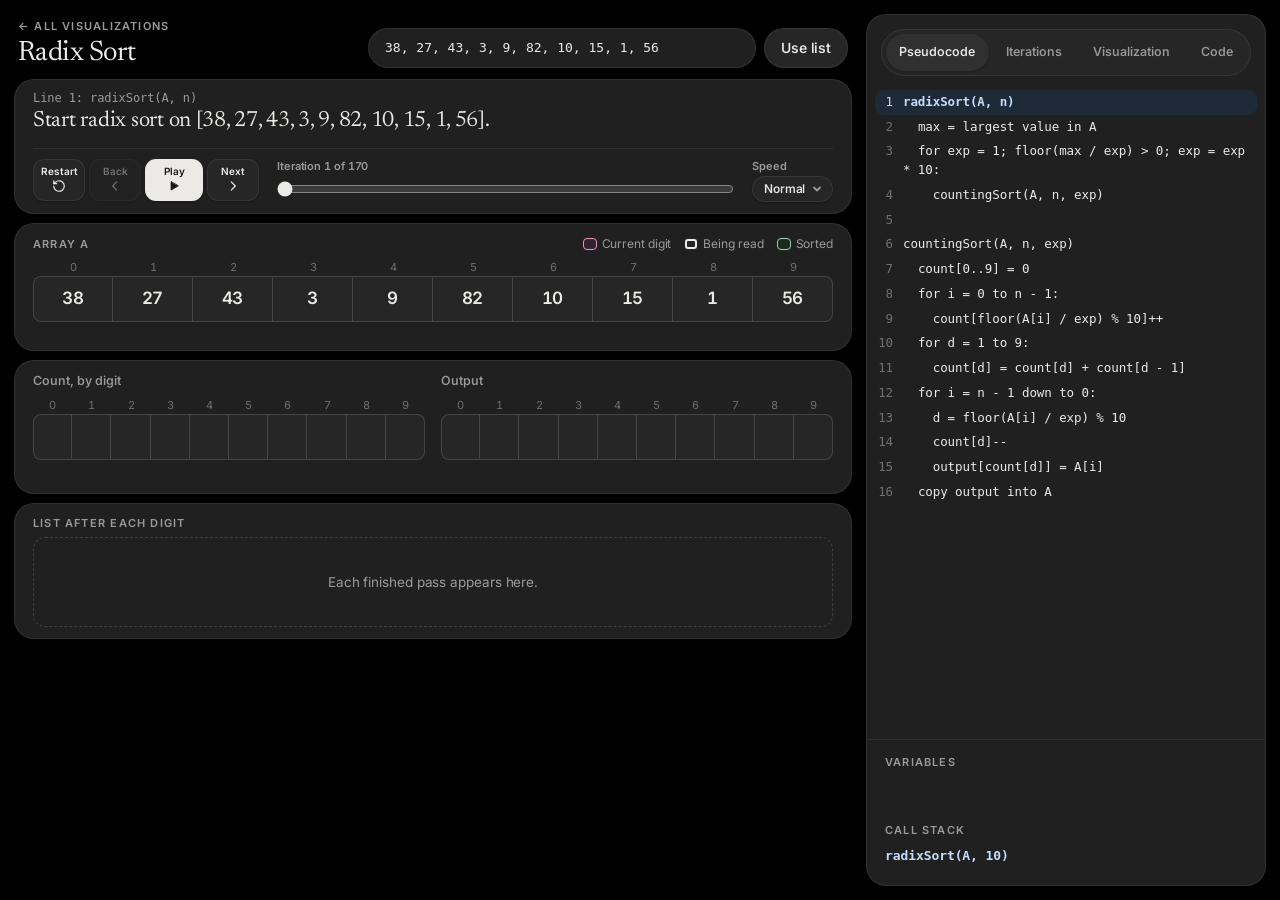
<file: radixsort.html>
<!doctype html>
<html lang="en">
<head>
<meta charset="utf-8">
<meta name="viewport" content="width=device-width, initial-scale=1">
<title>Radix Sort</title>
<link rel="preconnect" href="https://fonts.googleapis.com">
<link rel="preconnect" href="https://fonts.gstatic.com" crossorigin>
<link href="https://fonts.googleapis.com/css2?family=Newsreader:opsz,wght@6..72,400..600&family=Inter:wght@400..700&display=swap" rel="stylesheet">
<script src="theme.js"></script>
<link rel="stylesheet" href="styles.css">
</head>
<body>
<script src="code.js"></script>
<script src="player.js"></script>
<script src="algos/radixsort.js"></script>
<script>
const { PSEUDO, buildSteps } = ALGOS.radixsort;

/* ui */
function withDigit(v, exp) {
  const s = String(v);
  if (!exp) return s;
  const at = s.length - 1 - Math.round(Math.log10(exp));
  if (at < 0) return s;
  return `${s.slice(0, at)}<span class="dig">${s[at]}</span>${s.slice(at + 1)}`;
}

startPlayer({
  title: 'Radix Sort',
  pseudo: PSEUDO,
  code: LISTINGS.radixsort,
  initial: '38, 27, 43, 3, 9, 82, 10, 15, 1, 56',
  parse(text) {
    const list = parseList(text);
    if (!list) return { error: LIST_ERROR };
    if (list.some(v => v < 0)) return { error: 'Radix sort here only handles numbers that are 0 or greater.' };
    return { data: list, text: list.join(', ') };
  },
  build: buildSteps,
  overview: overviewFromPasses,
  check: isSortedRun,
  sections: `
    <section class="card">
      <div class="sec-head">
        <p class="label">Array A</p>
        <ul class="legend">
          <li><i class="l-dig"></i>Current digit</li>
          <li><i class="l-focus"></i>Being read</li>
          <li><i class="l-done"></i>Sorted</li>
        </ul>
      </div>
      <div class="scroll-x"><div class="array" id="arrayA"></div></div>
    </section>
    <section class="card">
      <div class="workspace">
        <div><p class="label">Count, by digit</p><div class="array" id="countArr"></div></div>
        <div><p class="label">Output</p><div class="array" id="out"></div></div>
      </div>
    </section>
    <section class="card">
      <div class="sec-head"><p class="label">List after each digit</p></div>
      <div class="scroll-x"><div class="passes" id="passes"></div></div>
    </section>`,
  render(s) {
    $('arrayA').innerHTML = slots(s.A.map(v => withDigit(v, s.exp)), i => {
      const cls = [];
      if (s.done) cls.push('q-done');
      if (s.focus.includes(i)) cls.push('q-focus');
      return { top: i, cls: cls.join(' '), ptr: i === s.i ? 'i' : '' };
    });
    const blank = Array(10).fill('&nbsp;');
    $('countArr').innerHTML = slots(s.count || blank, i => ({ top: i, cls: i === s.d ? 'q-hi' : '', ptr: i === s.d ? 'd' : '' }));
    const emptyOut = Array(s.A.length).fill('');
    $('out').innerHTML = slots((s.out || emptyOut).map(v => (v === '' ? '&nbsp;' : v)), i => ({ top: i, cls: i === s.written ? 'write' : '' }));
    renderPasses(s);
  },
});
</script>
</body>
</html>
</file>
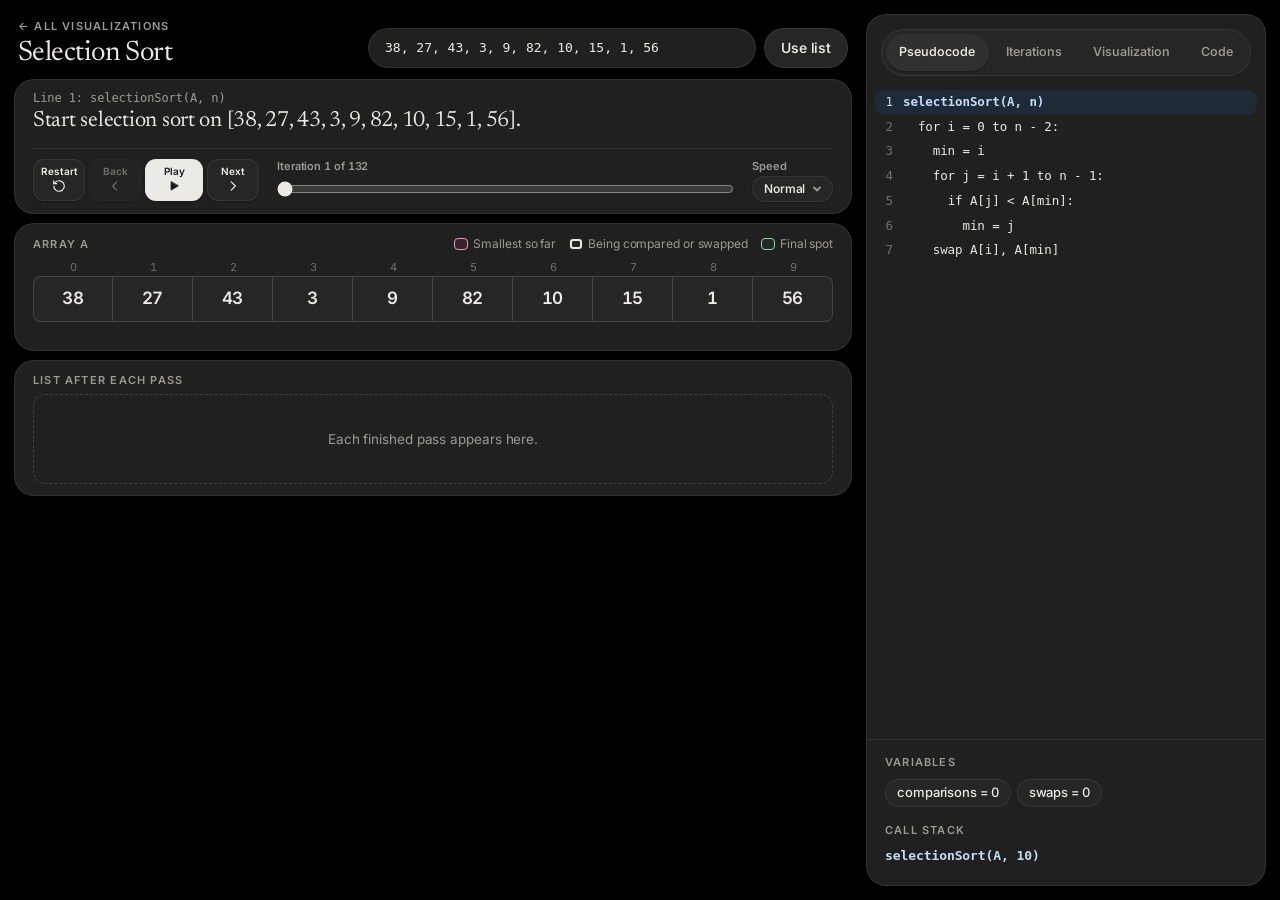
<file: selectionsort.html>
<!doctype html>
<html lang="en">
<head>
<meta charset="utf-8">
<meta name="viewport" content="width=device-width, initial-scale=1">
<title>Selection Sort</title>
<link rel="preconnect" href="https://fonts.googleapis.com">
<link rel="preconnect" href="https://fonts.gstatic.com" crossorigin>
<link href="https://fonts.googleapis.com/css2?family=Newsreader:opsz,wght@6..72,400..600&family=Inter:wght@400..700&display=swap" rel="stylesheet">
<script src="theme.js"></script>
<link rel="stylesheet" href="styles.css">
</head>
<body>
<script src="code.js"></script>
<script src="player.js"></script>
<script src="algos/selectionsort.js"></script>
<script>
const { PSEUDO, buildSteps } = ALGOS.selectionsort;

/* ui */
startPlayer({
  title: 'Selection Sort',
  pseudo: PSEUDO,
  code: LISTINGS.selectionsort,
  initial: '38, 27, 43, 3, 9, 82, 10, 15, 1, 56',
  parse(text) { const list = parseList(text); return list ? { data: list, text: list.join(', ') } : { error: LIST_ERROR }; },
  build: buildSteps,
  overview: overviewFromPasses,
  check: isSortedRun,
  sections: `
    <section class="card">
      <div class="sec-head">
        <p class="label">Array A</p>
        <ul class="legend">
          <li><i class="l-piv"></i>Smallest so far</li>
          <li><i class="l-focus"></i>Being compared or swapped</li>
          <li><i class="l-done"></i>Final spot</li>
        </ul>
      </div>
      <div class="scroll-x"><div class="array" id="arrayA"></div></div>
    </section>
    <section class="card">
      <div class="sec-head"><p class="label">List after each pass</p></div>
      <div class="scroll-x"><div class="passes" id="passes"></div></div>
    </section>`,
  render(s) {
    $('arrayA').innerHTML = slots(s.A, i => {
      const cls = [], ptr = [];
      if (i < s.sortedTo) cls.push('q-done');
      else if (i === s.min) cls.push('q-piv');
      if (s.focus.includes(i)) cls.push('q-focus');
      if (i === s.i) ptr.push('i');
      if (i === s.j) ptr.push('j');
      if (i === s.min) ptr.push('min');
      return { top: i, cls: cls.join(' '), ptr: ptr.join(' ') };
    });
    renderPasses(s);
  },
});
</script>
</body>
</html>
</file>
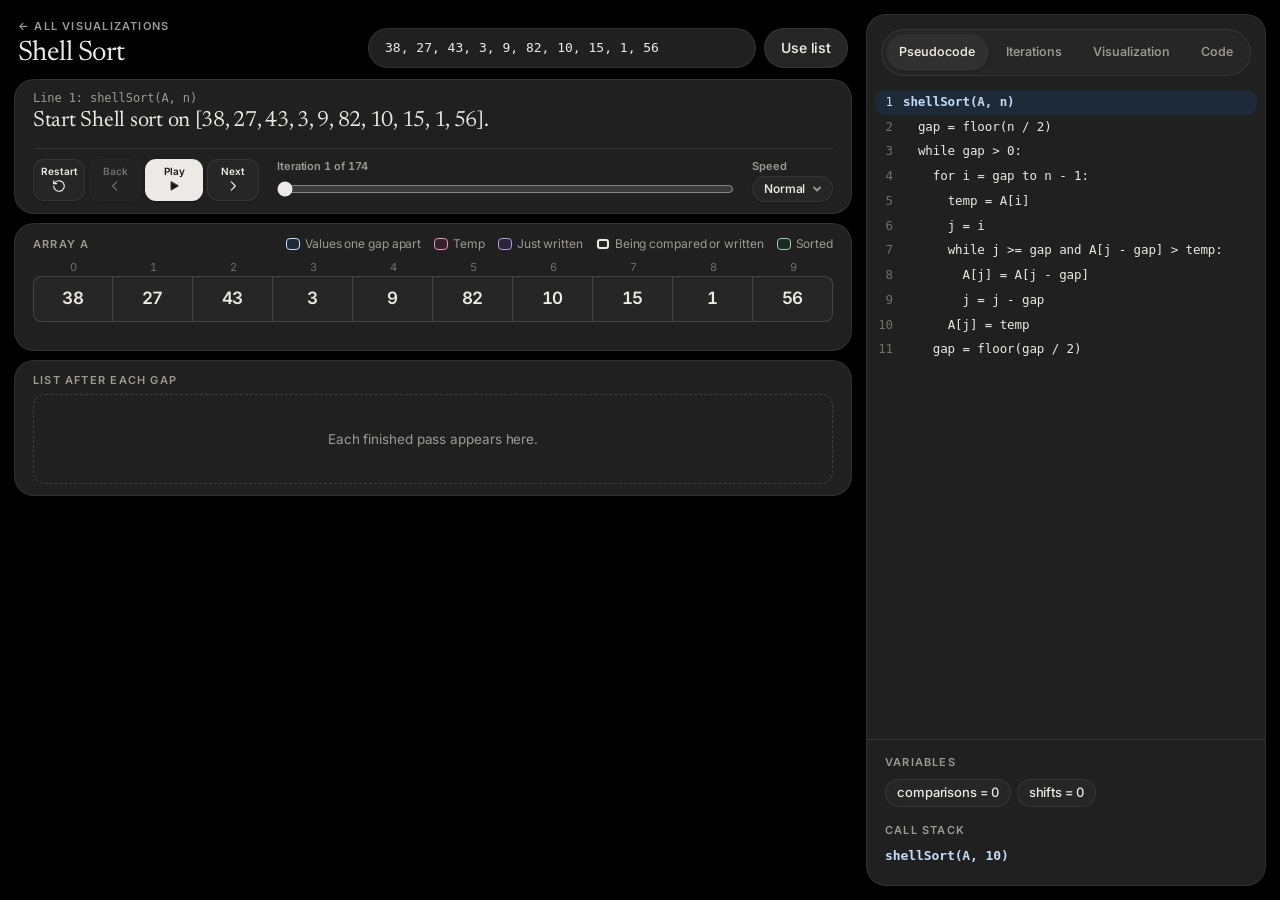
<file: shellsort.html>
<!doctype html>
<html lang="en">
<head>
<meta charset="utf-8">
<meta name="viewport" content="width=device-width, initial-scale=1">
<title>Shell Sort</title>
<link rel="preconnect" href="https://fonts.googleapis.com">
<link rel="preconnect" href="https://fonts.gstatic.com" crossorigin>
<link href="https://fonts.googleapis.com/css2?family=Newsreader:opsz,wght@6..72,400..600&family=Inter:wght@400..700&display=swap" rel="stylesheet">
<script src="theme.js"></script>
<link rel="stylesheet" href="styles.css">
</head>
<body>
<script src="code.js"></script>
<script src="player.js"></script>
<script src="algos/shellsort.js"></script>
<script>
const { PSEUDO, buildSteps } = ALGOS.shellsort;

/* ui */
startPlayer({
  title: 'Shell Sort',
  pseudo: PSEUDO,
  code: LISTINGS.shellsort,
  initial: '38, 27, 43, 3, 9, 82, 10, 15, 1, 56',
  parse(text) { const list = parseList(text); return list ? { data: list, text: list.join(', ') } : { error: LIST_ERROR }; },
  build: buildSteps,
  overview: overviewFromPasses,
  check: isSortedRun,
  sections: `
    <section class="card">
      <div class="sec-head">
        <p class="label">Array A</p>
        <ul class="legend">
          <li><i class="l-lo"></i>Values one gap apart</li>
          <li><i class="l-piv"></i>Temp</li>
          <li><i class="l-hi"></i>Just written</li>
          <li><i class="l-focus"></i>Being compared or written</li>
          <li><i class="l-done"></i>Sorted</li>
        </ul>
      </div>
      <div class="scroll-x"><div class="array" id="arrayA"></div></div>
    </section>
    <section class="card">
      <div class="sec-head"><p class="label">List after each gap</p></div>
      <div class="scroll-x"><div class="passes" id="passes"></div></div>
    </section>`,
  render(s) {
    $('arrayA').innerHTML = slots(s.A, x => {
      const cls = [], ptr = [];
      if (s.done) cls.push('q-done');
      else if (x === s.written) cls.push('q-hi');
      else if (x === s.keyAt) cls.push('q-piv');
      else if (s.i !== null && x % s.gap === s.i % s.gap) cls.push('q-lo');
      if (s.focus.includes(x)) cls.push('q-focus');
      if (x === s.i) ptr.push('i');
      if (x === s.j) ptr.push('j');
      return { top: x, cls: cls.join(' '), ptr: ptr.join(' ') };
    });
    renderPasses(s);
  },
});
</script>
</body>
</html>
</file>
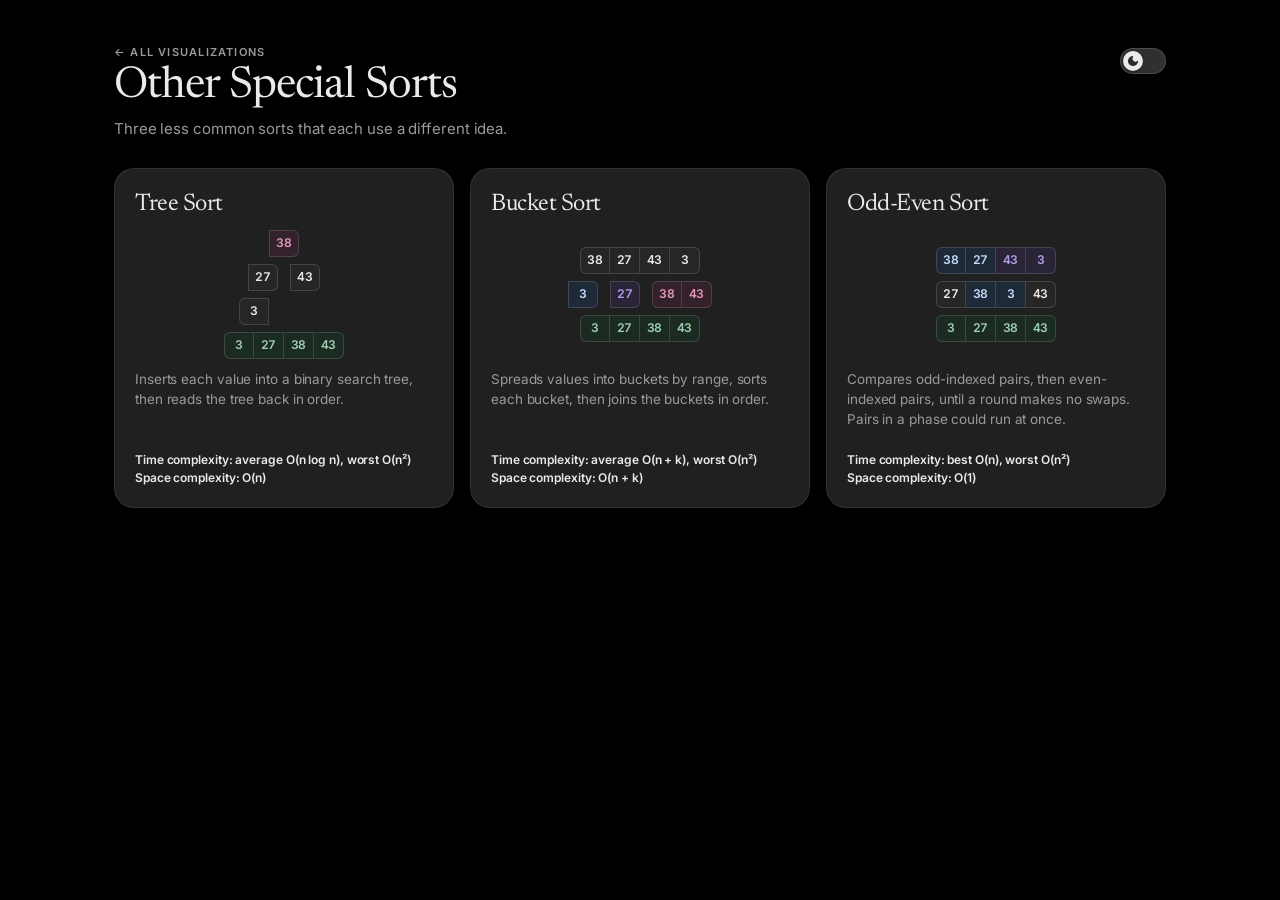
<file: special.html>
<!doctype html>
<html lang="en">
<head>
<meta charset="utf-8">
<meta name="viewport" content="width=device-width, initial-scale=1">
<title>Other Special Sorts</title>
<link rel="preconnect" href="https://fonts.googleapis.com">
<link rel="preconnect" href="https://fonts.gstatic.com" crossorigin>
<link href="https://fonts.googleapis.com/css2?family=Newsreader:opsz,wght@6..72,400..600&family=Inter:wght@400..700&display=swap" rel="stylesheet">
<script src="theme.js"></script>
<link rel="stylesheet" href="styles.css">
</head>
<body>
<main class="home">
  <div class="home-head">
    <div>
      <p class="eyebrow"><a class="back" href="index.html">← All visualizations</a></p>
      <h1>Other Special Sorts</h1>
    </div>
    <button id="themeToggle" class="theme-switch" type="button" role="switch" aria-label="Light mode">
      <span class="knob" aria-hidden="true">
        <svg class="icon-moon" viewBox="0 0 24 24"><path d="M21 12.8A9 9 0 1 1 11.2 3a7 7 0 0 0 9.8 9.8z"/></svg>
        <svg class="icon-sun" viewBox="0 0 24 24"><circle cx="12" cy="12" r="4"/><path d="M12 2v2M12 20v2M4.9 4.9l1.4 1.4M17.7 17.7l1.4 1.4M2 12h2M20 12h2M4.9 19.1l1.4-1.4M17.7 6.3l1.4-1.4"/></svg>
      </span>
    </button>
  </div>
  <p class="home-sub">Three less common sorts that each use a different idea.</p>
  <div class="grid">
    <a class="tile" href="treesort.html">
      <div class="tile-head"><h2>Tree Sort</h2></div>
      <div class="mini" aria-hidden="true">
        <div class="mini-row"><div class="mini-arr"><span class="p">38</span></div></div>
        <div class="mini-row"><div class="mini-arr"><span>27</span></div><div class="mini-arr"><span>43</span></div></div>
        <div class="mini-row"><div class="mini-arr"><span>3</span><span class="x"></span><span class="x"></span></div></div>
        <div class="mini-row"><div class="mini-arr"><span class="g">3</span><span class="g">27</span><span class="g">38</span><span class="g">43</span></div></div>
      </div>
      <p>Inserts each value into a binary search tree, then reads the tree back in order.</p>
      <div class="big-o"><span>Time complexity: average O(n log n), worst O(n²)</span><span>Space complexity: O(n)</span></div>
    </a>
    <a class="tile" href="bucketsort.html">
      <div class="tile-head"><h2>Bucket Sort</h2></div>
      <div class="mini" aria-hidden="true">
        <div class="mini-row"><div class="mini-arr"><span>38</span><span>27</span><span>43</span><span>3</span></div></div>
        <div class="mini-row"><div class="mini-arr"><span class="b">3</span></div><div class="mini-arr"><span class="v">27</span></div><div class="mini-arr"><span class="p">38</span><span class="p">43</span></div></div>
        <div class="mini-row"><div class="mini-arr"><span class="g">3</span><span class="g">27</span><span class="g">38</span><span class="g">43</span></div></div>
      </div>
      <p>Spreads values into buckets by range, sorts each bucket, then joins the buckets in order.</p>
      <div class="big-o"><span>Time complexity: average O(n + k), worst O(n²)</span><span>Space complexity: O(n + k)</span></div>
    </a>
    <a class="tile" href="oddevensort.html">
      <div class="tile-head"><h2>Odd-Even Sort</h2></div>
      <div class="mini" aria-hidden="true">
        <div class="mini-row"><div class="mini-arr"><span class="b">38</span><span class="b">27</span><span class="v">43</span><span class="v">3</span></div></div>
        <div class="mini-row"><div class="mini-arr"><span>27</span><span class="b">38</span><span class="b">3</span><span>43</span></div></div>
        <div class="mini-row"><div class="mini-arr"><span class="g">3</span><span class="g">27</span><span class="g">38</span><span class="g">43</span></div></div>
      </div>
      <p>Compares odd-indexed pairs, then even-indexed pairs, until a round makes no swaps. Pairs in a phase could run at once.</p>
      <div class="big-o"><span>Time complexity: best O(n), worst O(n²)</span><span>Space complexity: O(1)</span></div>
    </a>
  </div>
</main>
<script>initThemeSwitch();</script>
</body>
</html>
</file>
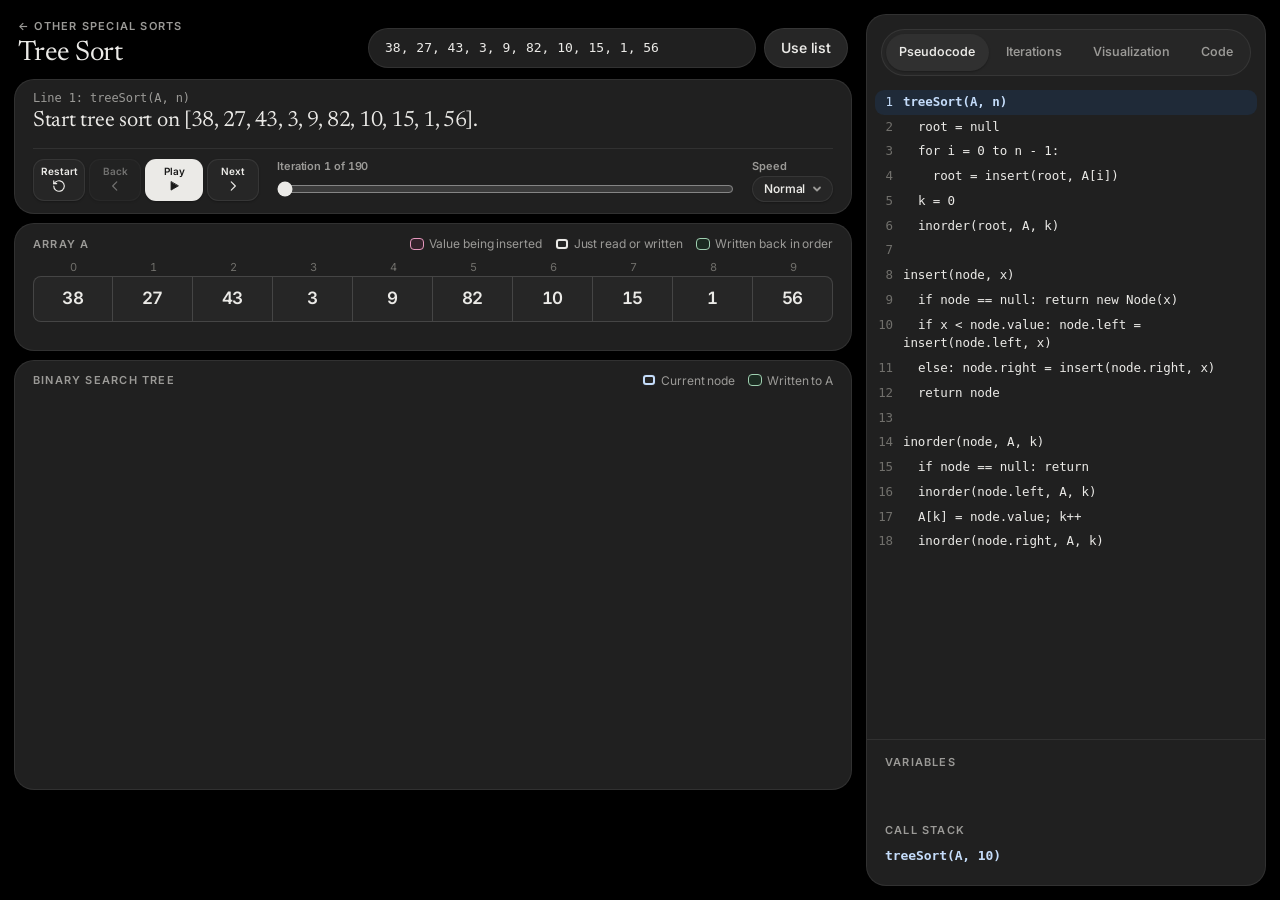
<file: treesort.html>
<!doctype html>
<html lang="en">
<head>
<meta charset="utf-8">
<meta name="viewport" content="width=device-width, initial-scale=1">
<title>Tree Sort</title>
<link rel="preconnect" href="https://fonts.googleapis.com">
<link rel="preconnect" href="https://fonts.gstatic.com" crossorigin>
<link href="https://fonts.googleapis.com/css2?family=Newsreader:opsz,wght@6..72,400..600&family=Inter:wght@400..700&display=swap" rel="stylesheet">
<script src="theme.js"></script>
<link rel="stylesheet" href="styles.css">
</head>
<body>
<script src="code.js"></script>
<script src="player.js"></script>
<script src="algos/treesort.js"></script>
<script>
const { PSEUDO, buildSteps } = ALGOS.treesort;

/* ui */
startPlayer({
  title: 'Tree Sort',
  backHref: 'special.html',
  backLabel: 'Other special sorts',
  pseudo: PSEUDO,
  code: LISTINGS.treesort,
  initial: '38, 27, 43, 3, 9, 82, 10, 15, 1, 56',
  parse(text) { const list = parseList(text); return list ? { data: list, text: list.join(', ') } : { error: LIST_ERROR }; },
  build: buildSteps,
  overview(r) {
    const rows = [{ label: 'Start', groups: [r.steps[0].A] }];
    const maxD = Math.max(...r.tree.map(t => t.depth));
    for (let d = 0; d <= maxD; d++) rows.push({ label: d === 0 ? 'Tree root' : `Tree depth ${d}`, groups: r.tree.filter(t => t.depth === d).sort((a, b) => a.rank - b.rank).map(t => [t.value]) });
    rows.push({ label: 'Read the tree in order', groups: [r.steps[r.steps.length - 1].A.map(v => ({ v, c: 'g' }))] });
    return rows;
  },
  check: isSortedRun,
  sections: `
    <section class="card">
      <div class="sec-head">
        <p class="label">Array A</p>
        <ul class="legend">
          <li><i class="l-piv"></i>Value being inserted</li>
          <li><i class="l-focus"></i>Just read or written</li>
          <li><i class="l-done"></i>Written back in order</li>
        </ul>
      </div>
      <div class="scroll-x"><div class="array" id="arrayA"></div></div>
    </section>
    <section class="card">
      <div class="sec-head">
        <p class="label">Binary search tree</p>
        <ul class="legend">
          <li><i class="l-cur"></i>Current node</li>
          <li><i class="l-done"></i>Written to A</li>
        </ul>
      </div>
      <div class="scroll-x"><div class="graph" id="graph"></div></div>
    </section>`,
  render(s) {
    $('arrayA').innerHTML = slots(s.A, i => {
      const cls = [], ptr = [];
      if (s.k !== null && i < s.k) cls.push('q-done');
      else if (i === s.i) cls.push('q-piv');
      if (s.focus.includes(i)) cls.push('q-focus');
      if (i === s.i) ptr.push('i');
      if (i === s.k) ptr.push('k');
      return { top: i, cls: cls.join(' '), ptr: ptr.join(' ') };
    });
    const count = s.A.length;
    const nodes = run.tree.slice(0, s.visible).map(t => ({
      x: (t.rank + 0.5) / count * 100,
      y: t.depth * 68,
      label: t.value,
      cls: [s.visited.includes(t.id) ? 'done' : '', t.id === s.cur ? 'current' : ''].join(' '),
    }));
    const edges = run.tree.slice(0, s.visible).filter(t => t.parent !== null).map(t => ({ a: t.parent, b: t.id }));
    const depth = Math.max(...run.tree.map(t => t.depth));
    renderGraph(nodes, edges, depth * 68 + 34);
  },
});
</script>
</body>
</html>
</file>
<file: styles.css>
/* Look borrowed from CentFolio's Sesame theme */
:root {
  color-scheme: dark;
  --bg: #000000; --card: #202020; --card-2: #262626; --raised: #303030;
  --line: rgba(255,255,255,.075); --line-2: rgba(255,255,255,.14);
  --text: #ebeae7; --muted: #9b9a97; --dim: #706f6b;
  --green: #9fcfb0; --green-dim: #1b2b21;
  --purple: #b49bea; --purple-dim: #2a2437;
  --date: #c4dcfa; --date-dim: #1f2a38;
  --red: #d99194;
  --want: #e597bd; --want-dim: #33222b;
  --accent: #ebeae7; --accent-ink: #191919;
  --shadow-sm: 0 1px 2px rgba(0,0,0,.28);
  --serif: "Newsreader", "Iowan Old Style", Georgia, "Times New Roman", serif;
  --sans: "Inter", -apple-system, BlinkMacSystemFont, "Segoe UI", system-ui, sans-serif;
  --mono: ui-monospace, "SF Mono", Menlo, Consolas, monospace;
  --r: 20px; --r-sm: 12px;
  --ease: cubic-bezier(.2,.8,.2,1); --spring: cubic-bezier(.3,1.25,.4,1);
}
:root[data-theme="light"] {
  color-scheme: light;
  --bg: #f4efe3; --card: #fbf7ed; --card-2: #ece4d3; --raised: #e3dac6;
  --line: rgba(40,38,33,.22); --line-2: rgba(40,38,33,.42);
  --text: #161511; --muted: #45443d; --dim: #5c5b54;
  --green: #1d5a3c; --green-dim: #d3e8d6;
  --purple: #5a379b; --purple-dim: #e4d8f5;
  --date: #23548f; --date-dim: #d6e4f6;
  --red: #a12f2a;
  --want: #8f2a5e; --want-dim: #f7dfea;
  --accent: #37352f; --accent-ink: #ffffff;
  --shadow-sm: 0 1px 2px rgba(15,15,15,.07), 0 2px 8px -3px rgba(15,15,15,.12);
}
* { box-sizing: border-box; }
[hidden] { display: none !important; }
html, body { height: 100%; }
body { margin: 0; background: var(--bg); color: var(--text); font: 15px/1.5 var(--sans); -webkit-font-smoothing: antialiased; letter-spacing: -.006em; }
@media (prefers-reduced-motion: reduce) { * { transition: none !important; } }

button, input, select { font: inherit; color: inherit; }
button { cursor: pointer; }
:focus-visible { outline: 2px solid color-mix(in srgb, var(--text) 55%, transparent); outline-offset: 2px; }

.app { display: grid; grid-template-columns: minmax(0, 1fr) 400px; gap: 14px; height: 100vh; padding: 14px; }
.main { overflow-y: auto; min-width: 0; display: flex; flex-direction: column; gap: 9px; padding: 4px; margin: -4px; }
.card { background: var(--card); border: 1px solid var(--line); border-radius: var(--r); padding: 11px 18px 11px; box-shadow: var(--shadow-sm); }
.side { background: var(--card); border: 1px solid var(--line); border-radius: var(--r); box-shadow: var(--shadow-sm); display: flex; flex-direction: column; min-height: 0; overflow: hidden; }

.head { display: flex; flex-wrap: wrap; gap: 10px 18px; align-items: flex-end; justify-content: space-between; padding: 4px 4px 2px; }
.eyebrow, .label { font-size: 11px; letter-spacing: .11em; color: var(--muted); text-transform: uppercase; font-weight: 600; margin: 0; }
h1 { font-family: var(--serif); font-size: 28px; line-height: 1.08; letter-spacing: -.022em; font-weight: 500; margin: 3px 0 0; }
form { flex: 1 1 340px; max-width: 480px; margin-left: auto; display: flex; gap: 8px; flex-wrap: wrap; align-items: center; }
form input { flex: 1 1 0; width: auto; min-width: 0; height: 40px; padding: 0 16px; border-radius: 999px; border: 1px solid var(--line); background: var(--card); font-family: var(--mono); font-size: 13px; }
form .pill { flex: none; }
form input:focus { outline: 0; border-color: var(--line-2); }
.error { color: var(--red); font-size: 13px; width: 100%; margin: 0; text-align: right; }
.error:empty { display: none; }

.pill { height: 40px; padding: 0 16px; border-radius: 999px; border: 1px solid var(--line); background: var(--card-2); font-size: 14px; font-weight: 550; letter-spacing: -.01em; box-shadow: var(--shadow-sm); transition: transform .25s var(--spring), background .15s, opacity .15s; }
.pill:hover { background: var(--raised); }
.pill:active { transform: scale(.96); }
.pill:disabled { opacity: .4; cursor: default; transform: none; }
.pill.primary { background: var(--accent); color: var(--accent-ink); border-color: transparent; min-width: 84px; }
.pill.primary:hover { filter: brightness(.94); background: var(--accent); }
select.pill { -webkit-appearance: none; appearance: none; padding-right: 32px; cursor: pointer;
  background-image: url("data:image/svg+xml,%3Csvg xmlns='http://www.w3.org/2000/svg' width='12' height='12' fill='none' stroke='%239b9a97' stroke-width='1.8' stroke-linecap='round' stroke-linejoin='round'%3E%3Cpath d='m3 4.5 3 3 3-3'/%3E%3C/svg%3E"); background-repeat: no-repeat; background-position: right 13px center; }

.now { display: flex; flex-direction: column; gap: 9px; }
.now-text { min-height: 48px; }
.now small { display: block; color: var(--muted); font: 12px var(--mono); margin-bottom: 3px; }
.now-text span { font-family: var(--serif); font-size: 21px; line-height: 1.25; font-weight: 500; letter-spacing: -.012em; }
.controls { display: flex; flex-wrap: wrap; gap: 8px 18px; align-items: center; padding-top: 9px; border-top: 1px solid var(--line); }
.transport { display: flex; gap: 4px; flex: none; }
.tbtn { width: 52px; height: 42px; padding: 0; display: flex; flex-direction: column; align-items: center; justify-content: center; gap: 3px; border-radius: 11px; border: 1px solid var(--line); background: var(--card-2); color: var(--text); font-size: 10px; font-weight: 600; letter-spacing: 0; line-height: 1; box-shadow: var(--shadow-sm); transition: transform .25s var(--spring), background .15s, opacity .15s; }
.tbtn svg { width: 14px; height: 14px; fill: none; stroke: currentColor; stroke-width: 2; stroke-linecap: round; stroke-linejoin: round; }
.tbtn:hover { background: var(--raised); }
.tbtn:active { transform: scale(.94); }
.tbtn:disabled { opacity: .4; cursor: default; transform: none; background: var(--card-2); }
.tbtn.primary { width: 58px; background: var(--accent); color: var(--accent-ink); border-color: transparent; }
.tbtn.primary:hover { background: var(--accent); filter: brightness(.94); }
.tbtn.primary svg { fill: currentColor; stroke-width: 1.5; }
.field { display: flex; flex-direction: column; justify-content: center; gap: 2px; font-size: 11px; font-weight: 600; color: var(--muted); }
.field.grow { flex: 1 1 220px; min-width: 180px; }
.field select.pill { height: 26px; font-size: 12px; padding-left: 11px; padding-right: 26px; background-position: right 9px center; color: var(--text); }
.field input[type=range] { width: 100%; margin: 0; height: 26px; accent-color: var(--accent); }
.count { font-variant-numeric: tabular-nums; }

.sec-head { display: flex; flex-wrap: wrap; gap: 6px 16px; align-items: center; justify-content: space-between; margin-bottom: 6px; }
.scroll-x { overflow-x: auto; }
.array { display: flex; gap: 0; }
.slot { flex: 1 1 0; min-width: 32px; text-align: center; }
.slot small { display: block; font-size: 11px; color: var(--dim); height: 17px; font-variant-numeric: tabular-nums; }
.slot .ptr { font: 700 12px var(--mono); color: var(--text); padding-top: 2px; }
.cell { display: block; font-size: 17px; font-weight: 600; font-variant-numeric: tabular-nums; padding: 9px 0; border: 1px solid var(--line-2); border-radius: 0; background: var(--card-2); transition: background .2s, border-color .2s, opacity .2s; }
.slot + .slot .cell { border-left: 0; }
.slot:first-child .cell { border-radius: 8px 0 0 8px; }
.slot:last-child .cell { border-radius: 0 8px 8px 0; }
.slot.range .cell { background: var(--date-dim); border-color: color-mix(in srgb, var(--date) 55%, transparent); }
.slot.write .cell { background: var(--green-dim); box-shadow: inset 0 0 0 2px var(--green); border-color: transparent; color: var(--green); }
.slot.compare .cell { background: var(--purple-dim); box-shadow: inset 0 0 0 2px var(--purple); border-color: transparent; color: var(--purple); }
.slot.used .cell { opacity: .32; }
:root[data-theme="light"] .slot.used .cell { opacity: .5; }
.workspace > div { min-width: 0; overflow-x: auto; }

.tree { position: relative; }
.tree svg { position: absolute; inset: 0; width: 100%; height: 100%; }
.tree line { stroke: var(--line-2); stroke-width: 1.25; }
.tree line.on { stroke: var(--dim); }
.node { position: absolute; height: 36px; padding: 0 5px; transition: left .2s var(--ease); }
.node > div { display: flex; height: 100%; border: 1px solid var(--line-2); border-radius: 8px; overflow: hidden; background: var(--card-2); transition: background .2s, border-color .2s; }
.node span { flex: 1 1 0; min-width: 0; display: flex; align-items: center; justify-content: center; font-size: 14px; font-weight: 550; font-variant-numeric: tabular-nums; }
.node span + span { border-left: 1px solid var(--line-2); }
.node.todo > div { border: 1px dashed var(--line-2); background: transparent; }
.node.todo span + span { border-left-color: transparent; }
.node.done > div { background: var(--green-dim); border-color: color-mix(in srgb, var(--green) 50%, transparent); color: var(--green); }
.node.merging > div { background: var(--purple-dim); border-color: color-mix(in srgb, var(--purple) 60%, transparent); color: var(--purple); }
.node.current > div { box-shadow: inset 0 0 0 2px var(--date); border-color: transparent; }
.node.merging.current > div { box-shadow: inset 0 0 0 2px var(--purple); }

.workspace { display: grid; grid-template-columns: 1fr 1fr; gap: 16px; min-height: 110px; }
.workspace .label { margin-bottom: 7px; text-transform: none; letter-spacing: 0; font-size: 12.5px; font-weight: 550; }
.empty { grid-column: 1 / -1; color: var(--muted); font-size: 13.5px; border: 1px dashed var(--line-2); border-radius: var(--r-sm); display: flex; align-items: center; justify-content: center; text-align: center; padding: 10px; }

.legend { display: flex; flex-wrap: wrap; gap: 4px 13px; font-size: 12px; color: var(--muted); list-style: none; padding: 0; margin: 0; }
.legend i { display: inline-block; width: 14px; height: 12px; border: 1px solid var(--line-2); border-radius: 4px; background: var(--card-2); margin-right: 5px; vertical-align: -1.5px; }
.legend .l-todo { border-style: dashed; background: transparent; }
.legend .l-cur { box-shadow: inset 0 0 0 2px var(--date); border-color: transparent; }
.legend .l-merge { background: var(--purple-dim); border-color: var(--purple); }
.legend .l-done { background: var(--green-dim); border-color: var(--green); }

.seg { display: flex; gap: 4px; background: var(--card-2); padding: 4px; border-radius: 999px; border: 1px solid var(--line); margin: 14px; flex: none; }
.seg button { flex: 1 1 auto; border: 0; background: transparent; color: var(--muted); padding: 9px 10px; border-radius: 999px; font-size: 12.5px; font-weight: 550; transition: color .2s, background .2s; }
.seg button:hover { color: var(--text); }
.seg button[aria-pressed=true] { background: var(--raised); color: var(--text); box-shadow: var(--shadow-sm); }
.pane { flex: 1; overflow-y: auto; min-height: 0; }
.pane-trace { display: flex; flex-direction: column; overflow: hidden; }
.listing { flex: 1; min-height: 0; overflow-y: auto; }
.pane-trace .vars { flex: none; }

.code { padding: 0 8px 12px; font: 12.5px/1.5 var(--mono); }
.code div { display: grid; grid-template-columns: 28px 1fr; white-space: pre-wrap; padding: 3px 8px 3px 0; border-radius: 9px; transition: background .15s; }
.code b { font-weight: 400; color: var(--dim); text-align: right; padding-right: 10px; user-select: none; }
.code .on { background: var(--date-dim); color: var(--date); font-weight: 700; }
.code .on b { color: var(--date); }
.vars { border-top: 1px solid var(--line); padding: 14px 18px 18px; }
.vars .label { margin-bottom: 8px; }
.chips { display: flex; flex-wrap: wrap; gap: 6px; margin-bottom: 15px; min-height: 28px; }
.chips span { font-size: 13px; font-weight: 500; font-variant-numeric: tabular-nums; background: var(--card-2); border: 1px solid var(--line); border-radius: 999px; padding: 3px 11px; }
.stack { font: 13px/1.6 var(--mono); list-style: none; margin: 0; padding: 0; color: var(--muted); }
.stack li:last-child { font-weight: 700; color: var(--date); }

.rows { list-style: none; margin: 0; padding: 0 8px 10px; }
.rows button { display: grid; grid-template-columns: 34px 1fr; gap: 0 4px; width: 100%; text-align: left; background: none; border: 0; border-radius: var(--r-sm); padding: 9px 10px 9px 4px; font-size: 13px; line-height: 1.4; transition: background .12s; }
.rows button:hover { background: var(--card-2); }
.rows .n { font-size: 11.5px; color: var(--dim); grid-row: span 2; padding-top: 1px; text-align: right; padding-right: 7px; font-variant-numeric: tabular-nums; }
.rows code { font: 12px/1.45 var(--mono); color: var(--muted); overflow-wrap: anywhere; margin-top: 1px; }
.rows .major { font-weight: 600; }
.rows .major code { color: var(--green); font-weight: 700; }
.rows button.on { background: var(--date-dim); }
.rows button.on .n, .rows button.on code { color: var(--date); }


/* quicksort and binary search */
.slot.scope .cell { background: var(--raised); }
.slot.q-lo .cell { background: var(--date-dim); color: var(--date); }
.slot.q-hi .cell { background: var(--purple-dim); color: var(--purple); }
.slot.q-piv .cell { background: var(--want-dim); color: var(--want); }
.slot.q-done .cell { background: var(--green-dim); color: var(--green); }
.slot.q-focus .cell { box-shadow: inset 0 0 0 2px var(--text); }
.node span.piv { background: var(--want-dim); color: var(--want); }
.legend .l-lo { background: var(--date-dim); border-color: var(--date); }
.legend .l-hi { background: var(--purple-dim); border-color: var(--purple); }
.legend .l-piv { background: var(--want-dim); border-color: var(--want); }
.legend .l-out { opacity: .4; }
form .field-target { flex: 0 0 84px; }
.back { color: inherit; text-decoration: none; }
.back:hover { color: var(--text); }

.passes { display: flex; flex-direction: column; gap: 8px; min-height: 90px; min-width: 620px; }
.pass { display: grid; grid-template-columns: 190px minmax(0, 1fr); gap: 12px; align-items: center; }
.pass-note { font-size: 12.5px; line-height: 1.35; color: var(--muted); }
.pass-note b { display: block; color: var(--text); font-weight: 600; }
.pass-cells { display: flex; height: 36px; }
.pass-cells span { flex: 1 1 0; min-width: 0; display: flex; align-items: center; justify-content: center; font-size: 14px; font-weight: 550; font-variant-numeric: tabular-nums; border: 1px solid var(--line-2); border-left: 0; background: var(--card-2); }
.pass-cells .first { border-left: 1px solid var(--line-2); border-radius: 8px 0 0 8px; }
.pass-cells .last { border-radius: 0 8px 8px 0; }
.pass-cells .first.last { border-radius: 8px; }
.pass-cells .blank { border: 0; background: transparent; }
.pass-cells .mid { background: var(--purple-dim); color: var(--purple); }
.pass-cells .hit { background: var(--green-dim); color: var(--green); }

/* home page */
.home { max-width: 1100px; margin: 0 auto; padding: 44px 24px; }
.home h1 { font-size: 38px; }
.home-sub { color: var(--muted); margin: 8px 0 28px; }
.grid { display: grid; grid-template-columns: repeat(auto-fill, 340px); justify-content: center; gap: 16px; }
.tile { width: 340px; height: 340px; display: flex; flex-direction: column; padding: 20px; color: inherit; text-decoration: none; background: var(--card); border: 1px solid var(--line); border-radius: var(--r); box-shadow: var(--shadow-sm); transition: transform .25s var(--spring), border-color .15s; }
.tile:hover { transform: translateY(-3px); border-color: var(--line-2); }
.tile:active { transform: scale(.985); }
.tile h2 { flex: none; height: 30px; font-family: var(--serif); font-size: 24px; line-height: 30px; font-weight: 500; letter-spacing: -.015em; margin: 0; }
.mini { flex: none; height: 150px; display: flex; flex-direction: column; justify-content: center; gap: 7px; }
.mini-row { display: flex; justify-content: center; gap: 12px; }
.mini-arr { display: flex; }
.mini-arr span { width: 30px; height: 27px; display: flex; align-items: center; justify-content: center; font-size: 12px; font-weight: 600; font-variant-numeric: tabular-nums; border: 1px solid var(--line-2); border-left-width: 0; background: var(--card-2); }
.mini-arr span:first-child { border-left-width: 1px; border-radius: 6px 0 0 6px; }
.mini-arr span:last-child { border-radius: 0 6px 6px 0; }
.mini-arr .x { visibility: hidden; }
.mini-arr .g { background: var(--green-dim); color: var(--green); }
.mini-arr .b { background: var(--date-dim); color: var(--date); }
.mini-arr .v { background: var(--purple-dim); color: var(--purple); }
.mini-arr .p { background: var(--want-dim); color: var(--want); }
.tile p { flex: none; height: 60px; margin: 0; font-size: 13.5px; line-height: 20px; color: var(--muted); }
.tile .big-o { flex: none; margin-top: auto; display: flex; flex-direction: column; font-size: 12px; line-height: 18px; font-weight: 600; color: var(--text); }
@media (max-width: 400px) { .grid { grid-template-columns: minmax(0, 1fr); } .tile { width: 100%; height: auto; } .tile p { height: auto; margin-bottom: 10px; } .home { padding: 28px 16px; } }
.mini-arr .x + span:not(.x) { border-left-width: 1px; border-radius: 6px 0 0 6px; }
.mini-arr .x + span:last-child { border-radius: 6px; }
.node.current > div { box-shadow: none; outline: 2px solid var(--date); outline-offset: -2px; }
.node.merging.current > div { box-shadow: none; outline-color: var(--purple); }
.legend .l-focus { box-shadow: inset 0 0 0 2px var(--text); border-color: transparent; }
.home-head { display: flex; flex-wrap: wrap; gap: 14px 20px; align-items: flex-start; justify-content: space-between; }
.theme-switch { position: relative; flex: none; width: 46px; height: 26px; margin-top: 4px; padding: 0; border-radius: 999px; border: 1px solid var(--line-2); background: var(--raised); cursor: pointer; transition: background-color .35s ease, border-color .35s ease; }
.theme-switch .knob { position: absolute; top: 2px; left: 2px; width: 20px; height: 20px; border-radius: 999px; background: #ebeae7; color: #2b2b2b; box-shadow: 0 1px 3px rgba(0,0,0,.4); transition: transform .4s var(--spring), width .15s ease, background-color .35s ease, color .35s ease; }
.theme-switch svg { position: absolute; inset: 4px; width: 12px; height: 12px; fill: none; stroke: currentColor; stroke-width: 2.2; stroke-linecap: round; stroke-linejoin: round; transition: opacity .25s ease, transform .4s var(--spring); }
.theme-switch .icon-moon { fill: currentColor; }
.theme-switch .icon-sun { opacity: 0; transform: rotate(-90deg) scale(.5); }
.theme-switch:active .knob { width: 24px; }
:root[data-theme="light"] .theme-switch { background: #e8b64c; border-color: #cf9c2f; }
:root[data-theme="light"] .theme-switch .knob { transform: translateX(20px); background: #ffffff; color: #a15c00; }
:root[data-theme="light"] .theme-switch:active .knob { transform: translateX(16px); }
:root[data-theme="light"] .theme-switch .icon-moon { opacity: 0; transform: rotate(90deg) scale(.5); }
:root[data-theme="light"] .theme-switch .icon-sun { opacity: 1; transform: none; }
/* the page fades between themes while the switch moves */
body { transition: background-color .35s ease, color .35s ease; }
.home *:not(.theme-switch, .theme-switch *) { transition: background-color .35s ease, border-color .35s ease, color .35s ease; }
.home .tile { transition: transform .25s var(--spring), background-color .35s ease, border-color .35s ease, color .35s ease; }
.src-view { flex: 1; min-height: 0; display: flex; flex-direction: column; }
.seg.lang { margin: 0 14px 10px; padding: 3px; }
.seg.lang button { flex: 1 1 0; padding: 5px 6px; font-size: 12px; }
/* heap and tree diagrams */
.graph { position: relative; margin: 4px 0; }
.graph svg { position: absolute; inset: 0; width: 100%; height: 100%; }
.graph line { stroke: var(--dim); stroke-width: 1.25; }
.graph line.off { stroke: var(--line); }
.gnode { position: absolute; width: 34px; height: 34px; margin-left: -17px; display: flex; align-items: center; justify-content: center; border-radius: 50%; border: 1px solid var(--line-2); background: var(--card-2); font-size: 13px; font-weight: 600; font-variant-numeric: tabular-nums; }
.gnode.root { background: var(--want-dim); border-color: var(--want); color: var(--want); }
.gnode.child { background: var(--purple-dim); border-color: var(--purple); color: var(--purple); }
.gnode.done { background: var(--green-dim); border-color: var(--green); color: var(--green); }
.gnode.focus { box-shadow: inset 0 0 0 2px var(--text); }
.gnode.current { box-shadow: inset 0 0 0 2px var(--date); }

/* radix digit and bucket columns */
.dig { color: var(--want); text-decoration: underline; text-underline-offset: 3px; }
.legend .l-dig { background: var(--want-dim); border-color: var(--want); }
.buckets { display: grid; grid-template-columns: repeat(var(--n), minmax(0, 1fr)); gap: 5px; min-width: 560px; }
.bucket { min-height: 150px; display: flex; flex-direction: column; gap: 3px; padding: 4px; border: 1px solid var(--line-2); border-radius: 8px; }
.bucket small { text-align: center; font-size: 11px; color: var(--dim); }
.bucket.on { box-shadow: inset 0 0 0 2px var(--date); border-color: transparent; }
.bitem { padding: 4px 0; text-align: center; font-size: 13px; font-weight: 600; font-variant-numeric: tabular-nums; border-radius: 5px; background: var(--card-2); }
.bitem.sorted { background: var(--green-dim); color: var(--green); }
.bitem.mark { background: var(--purple-dim); color: var(--purple); }

/* link to the special sorts page */
.wide-pill { grid-column: 1 / -1; display: flex; align-items: center; gap: 14px; height: 58px; padding: 0 22px 0 26px; color: inherit; text-decoration: none; background: var(--card); border: 1px solid var(--line); border-radius: 999px; box-shadow: var(--shadow-sm); }
.wide-pill span { font-family: var(--serif); font-size: 21px; font-weight: 500; letter-spacing: -.012em; }
.wide-pill small { margin-left: auto; font-size: 12.5px; color: var(--muted); }
.wide-pill svg { flex: none; width: 16px; height: 16px; fill: none; stroke: var(--muted); stroke-width: 2; stroke-linecap: round; stroke-linejoin: round; }
.home .wide-pill { transition: transform .25s var(--spring), background-color .35s ease, border-color .35s ease, color .35s ease; }
.wide-pill:hover { transform: translateY(-2px); border-color: var(--line-2); }
.wide-pill:active { transform: scale(.995); }
@media (max-width: 400px) { .wide-pill small { display: none; } .wide-pill svg { margin-left: auto; } }

/* headline type */
h1, .tile h2 { font-weight: 400; letter-spacing: -.02em; font-optical-sizing: auto; }
.home h1 { font-size: 44px; line-height: 1.05; }
.now-text span { font-weight: 400; font-size: 22px; }
.wide-pill span { font-weight: 400; font-size: 22px; }

/* divide and conquer tag */
.tile-head { flex: none; height: 30px; display: flex; align-items: center; justify-content: space-between; gap: 8px; }
.tag { flex: none; display: inline-block; padding: 2px 9px; border-radius: 999px; font: 600 11px/1.5 var(--sans); letter-spacing: 0; color: var(--date); background: var(--date-dim); border: 1px solid color-mix(in srgb, var(--date) 40%, transparent); white-space: nowrap; vertical-align: middle; }
.title-row .tag { margin-left: 10px; position: relative; top: -3px; }

/* whole-algorithm visualization tab */
.overview { padding: 2px 14px 16px; font: 12px/1.5 var(--mono); }
.ov-note { margin: 0 0 12px; font: 12.5px/1.45 var(--sans); color: var(--muted); }
.ov-row { padding: 7px 0; border-bottom: 1px solid var(--line); }
.ov-row:last-child { border-bottom: 0; }
.ov-row p { margin: 3px 0 0; text-align: center; font: 11.5px/1.35 var(--sans); color: var(--muted); }
.ov-groups { display: flex; flex-wrap: wrap; justify-content: center; gap: 3px 8px; }
.ov-g { white-space: nowrap; }
.ov-g i { font-style: normal; font-weight: 700; }
.ov-g .g { color: var(--green); }
.ov-g .p { color: var(--want); }
.ov-g .v { color: var(--purple); }
.ov-g .b { color: var(--date); }
@media (max-width: 900px) { .home h1 { font-size: 34px; } }

/* recurrence and complexity lessons */
.viz-tabs { margin: 0 14px 12px; }
.analysis { padding: 0 16px 20px; font-size: 13.5px; line-height: 1.5; }
.analysis h3 { margin: 18px 0 6px; font: 400 20px/1.2 var(--serif); letter-spacing: -.012em; }
.analysis h3:first-child { margin-top: 2px; }
.analysis p { margin: 0 0 9px; }
.analysis ul, .analysis ol { margin: 0 0 10px; padding-left: 20px; }
.analysis li { margin-bottom: 5px; }
.analysis code { font: 12px var(--mono); }
.analysis b { font-weight: 600; }
.formula { display: block; margin: 0 0 10px; padding: 9px 12px; overflow-x: auto; white-space: pre-wrap; font: 12.5px/1.55 var(--mono); color: var(--text); background: var(--card-2); border-radius: 10px; }
.analysis .note { padding: 9px 12px; border-radius: 10px; background: var(--date-dim); }
.analysis .warn { padding: 9px 12px; border-radius: 10px; background: var(--want-dim); }
.rt { margin: 0 0 10px; }
.rt-row { display: grid; grid-template-columns: minmax(0, 1fr) 62px; gap: 8px; align-items: center; margin-bottom: 7px; }
.rt-row > b { text-align: right; font-size: 12.5px; font-variant-numeric: tabular-nums; }
.rt-head { font-size: 11.5px; font-weight: 600; color: var(--muted); }
.rt-head > b { font-size: 11.5px; color: var(--muted); }
.rt-bar { position: relative; height: 24px; }
.rt-bar span { position: absolute; top: 0; bottom: 0; display: flex; align-items: center; justify-content: center; overflow: hidden; border: 1px solid color-mix(in srgb, var(--date) 55%, transparent); border-radius: 5px; background: var(--date-dim); color: var(--date); font-size: 11px; font-weight: 600; font-variant-numeric: tabular-nums; }
.rt-bar .leaf { background: var(--card-2); border-color: var(--line-2); color: var(--muted); }

.cost-table { display: grid; grid-template-columns: minmax(0, 1fr) auto; gap: 1px 10px; margin: 0 0 10px; padding: 8px 12px; border-radius: 10px; background: var(--card-2); }
.cost-table code { font: 12px/1.7 var(--mono); overflow-wrap: anywhere; }
.cost-table b { font: 600 12px/1.7 var(--mono); color: var(--date); text-align: right; white-space: nowrap; }
.viz-tabs { position: sticky; top: 0; z-index: 1; }

/* narrower windows */
@media (max-width: 1180px) {
  .app { grid-template-columns: minmax(0, 1fr) 360px; }
  .side > .seg { margin: 12px 10px; }
  .side > .seg button { padding: 8px 5px; font-size: 11.5px; }
  .pass { grid-template-columns: 150px minmax(0, 1fr); }
  .passes { min-width: 0; }
}
@media (max-width: 1000px) {
  .app { grid-template-columns: minmax(0, 1fr); height: auto; padding: 14px; }
  .main { overflow: visible; margin: 0; padding: 0; }
  .side { overflow: visible; }
  .pane { flex: none; max-height: 560px; }
  .head { align-items: stretch; flex-direction: column; }
  form { flex: none; max-width: none; margin-left: 0; width: 100%; }
  .error { text-align: left; }
}
@media (max-width: 680px) {
  .workspace { grid-template-columns: minmax(0, 1fr); }
  .pass { grid-template-columns: minmax(0, 1fr); gap: 3px; }
  .pass-note b { display: inline; margin-right: 6px; }
  .pass-cells span { min-width: 24px; }
  .passes { gap: 10px; }
  .sec-head { flex-direction: column; align-items: flex-start; }
  .legend { gap: 3px 11px; }
}
@media (max-width: 560px) {
  .app { padding: 10px; gap: 10px; }
  .card { padding-left: 13px; padding-right: 13px; }
  h1 { font-size: 26px; }
  .now-text { min-height: 0; }
  .now-text span { font-size: 19px; }
  .controls { gap: 8px 10px; }
  .transport { order: 1; }
  .controls .field:not(.grow) { order: 2; margin-left: auto; }
  .controls .field.grow { order: 3; flex: 1 1 100%; }
  .cell { font-size: 15px; padding: 7px 0; }
  .node span { font-size: 12px; }
  .seg button { padding: 8px 5px; font-size: 11.5px; }
  .seg.lang button { font-size: 11.5px; }
  .buckets { min-width: 480px; }
  .home h1 { font-size: 30px; }
  .wide-pill { padding: 0 16px 0 20px; }
  .wide-pill span { font-size: 19px; }
}
</file>
